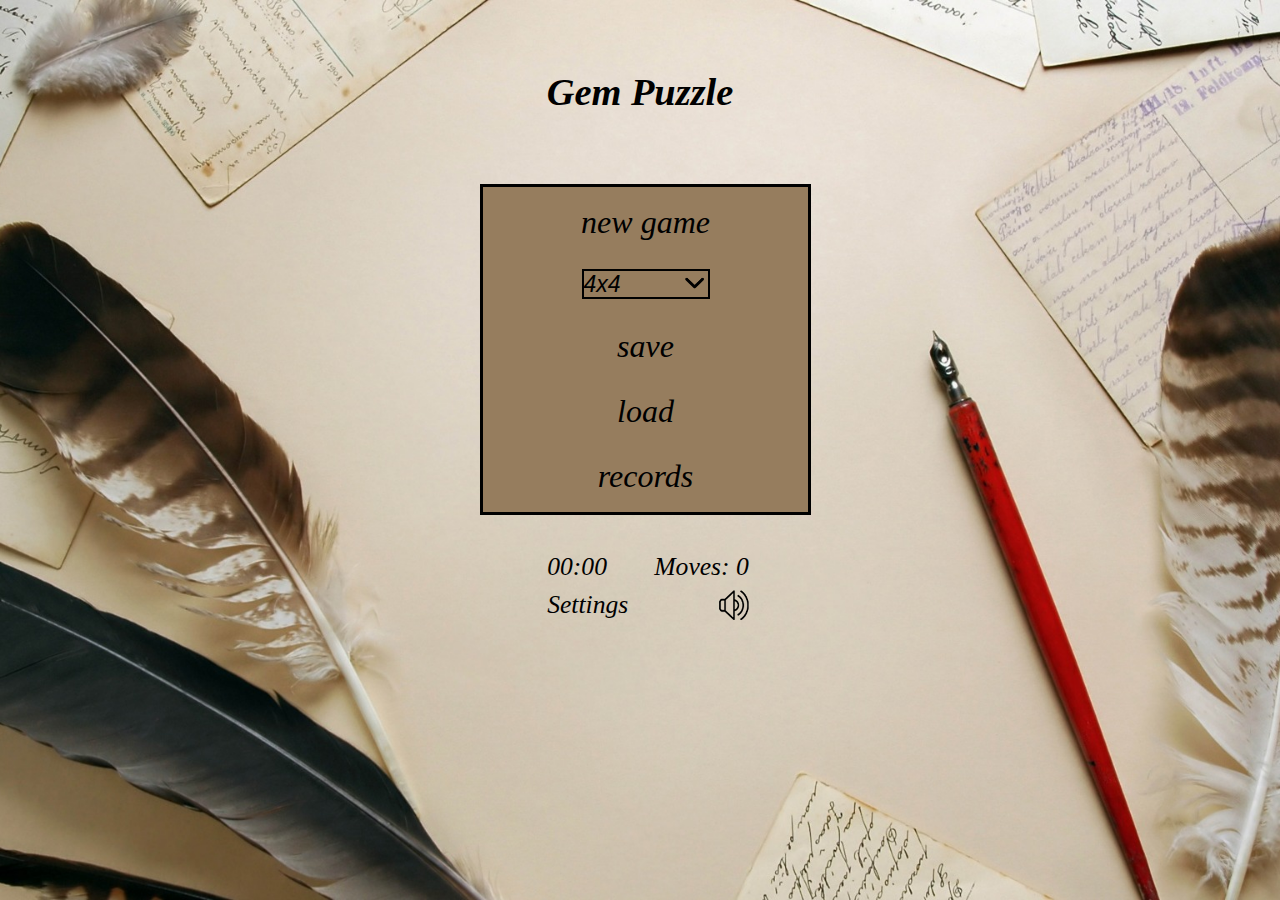
<file: gem-puzzle/index.html>
<!DOCTYPE html>
<html lang="en">
  <head>
    <meta charset="utf-8" />
    <meta name="viewport" content="width=device-width, initial-scale=1.0" />
    <meta http-equiv="X-UA-Compatible" content="ie=edge" />
    <link rel="preconnect" href="https://fonts.googleapis.com" />
    <link rel="preconnect" href="https://fonts.gstatic.com" crossorigin />
    <link
      href="https://fonts.googleapis.com/css2?family=Redressed&family=Roboto:ital,wght@0,100;0,300;0,400;0,500;0,700;0,900;1,100;1,300;1,400;1,500;1,700;1,900&display=swap"
      rel="stylesheet"
    />
    <title>gem-puzzle</title>
    <link rel="stylesheet" href="style.css" />
    <link rel="shortcut icon" href="assets/0.png" type="image/x-icon" />
  </head>
  <body>
    <script src="script.js"></script>
  </body>
</html>
</file>
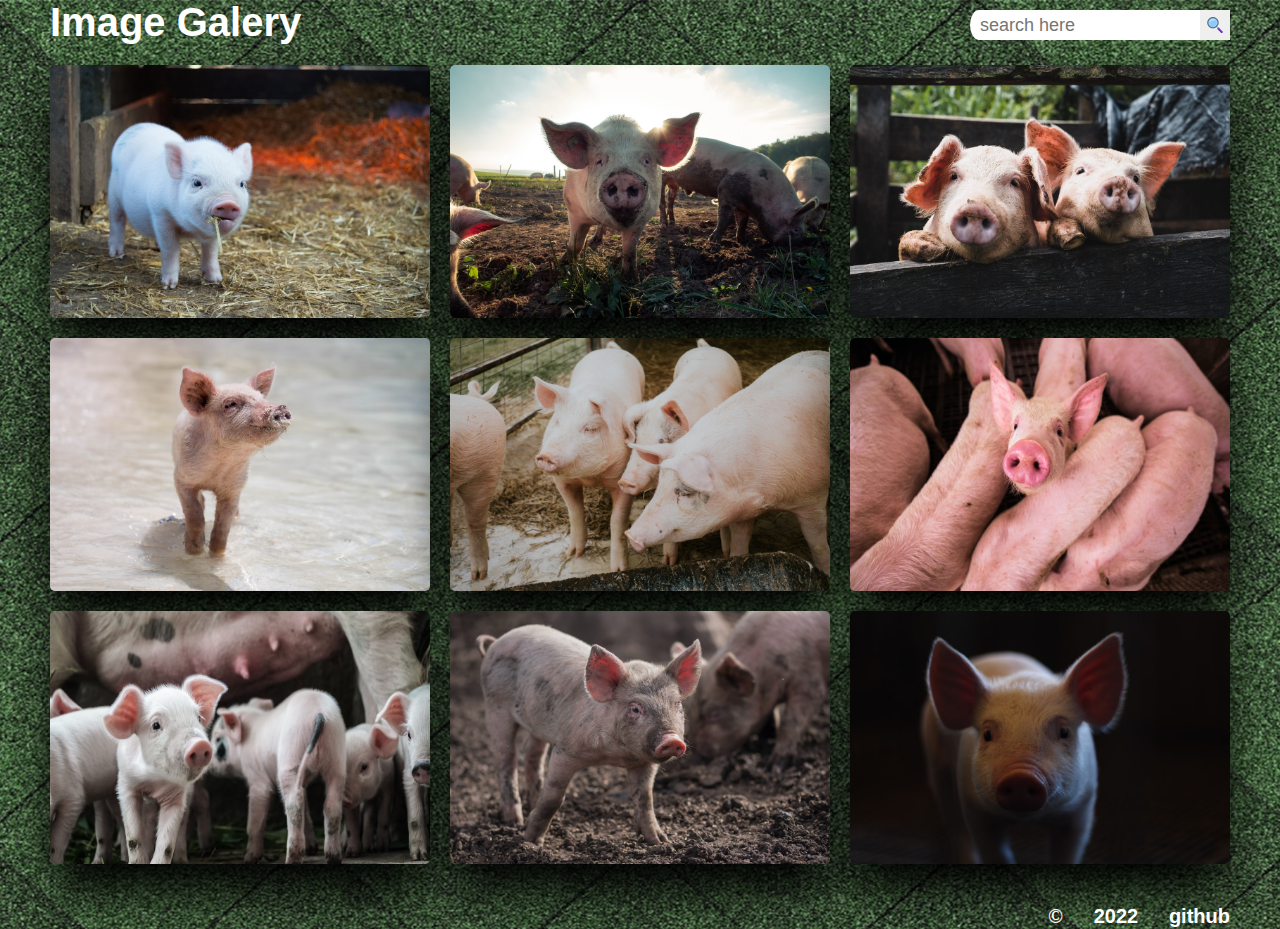
<file: image-galery/index.html>
<!DOCTYPE html>
<html lang="en">
  <head>
    <meta charset="utf-8" />
    <meta name="viewport" content="width=device-width, initial-scale=1.0" />
    <meta http-equiv="X-UA-Compatible" content="ie=edge" />
    <title>image-galery</title>
    <link rel="preconnect" href="https://fonts.googleapis.com" />
    <link rel="preconnect" href="https://fonts.gstatic.com" crossorigin />
    <link
      href="https://fonts.googleapis.com/css2?family=Inter:wght@100;200;300;400;500;600;700;800;900&family=Merriweather:ital,wght@0,300;0,400;0,700;0,900;1,300;1,400;1,700;1,900&display=swap"
      rel="stylesheet"
    />
    <link rel="shortcut icon" href="assets/100.png" type="image/x-icon" />
    <link rel="stylesheet" href="style.css" />
  </head>
  <body>
    <header class="header">
      <h1>Image Galery</h1>
      <form class="header_form">
        <input
          class="header_search"
          type="search"
          placeholder="search here"
          autofocus=""
          autocomplete="off"
        />
        <button type="submit" class="header_submit"></button>
      </form>
    </header>
    <main class="main">
      <div class="bigImgNone"></div>
      <div class="gallery_wrapper">
        <img class="main_gallery_img" src="assets/jpg/1.jpg" alt="photo" />
        <img class="main_gallery_img" src="assets/jpg/2.jpg" alt="photo" />
        <img class="main_gallery_img" src="assets/jpg/3.jpg" alt="photo" />
        <img class="main_gallery_img" src="assets/jpg/4.jpg" alt="photo" />
        <img class="main_gallery_img" src="assets/jpg/5.jpg" alt="photo" />
        <img class="main_gallery_img" src="assets/jpg/6.jpg" alt="photo" />
        <img class="main_gallery_img" src="assets/jpg/7.jpg" alt="photo" />
        <img class="main_gallery_img" src="assets/jpg/8.jpg" alt="photo" />
        <img class="main_gallery_img" src="assets/jpg/9.jpg" alt="photo" />
      </div>
    </main>
    <footer>
      <div class="footer_wrapper">
        <div class="footer_kop">
          <p class="footer_kop_title">©</p>
          <p class="footer_kop_title anchor">2022</p>
          <p class="footer_kop_title">
            <a href="https://github.com/A-lyona" class="anchor" target="_blank"
              >github</a
            >
          </p>
        </div>
      </div>
    </footer>
    <script src="script.js"></script>
  </body>
</html>
</file>
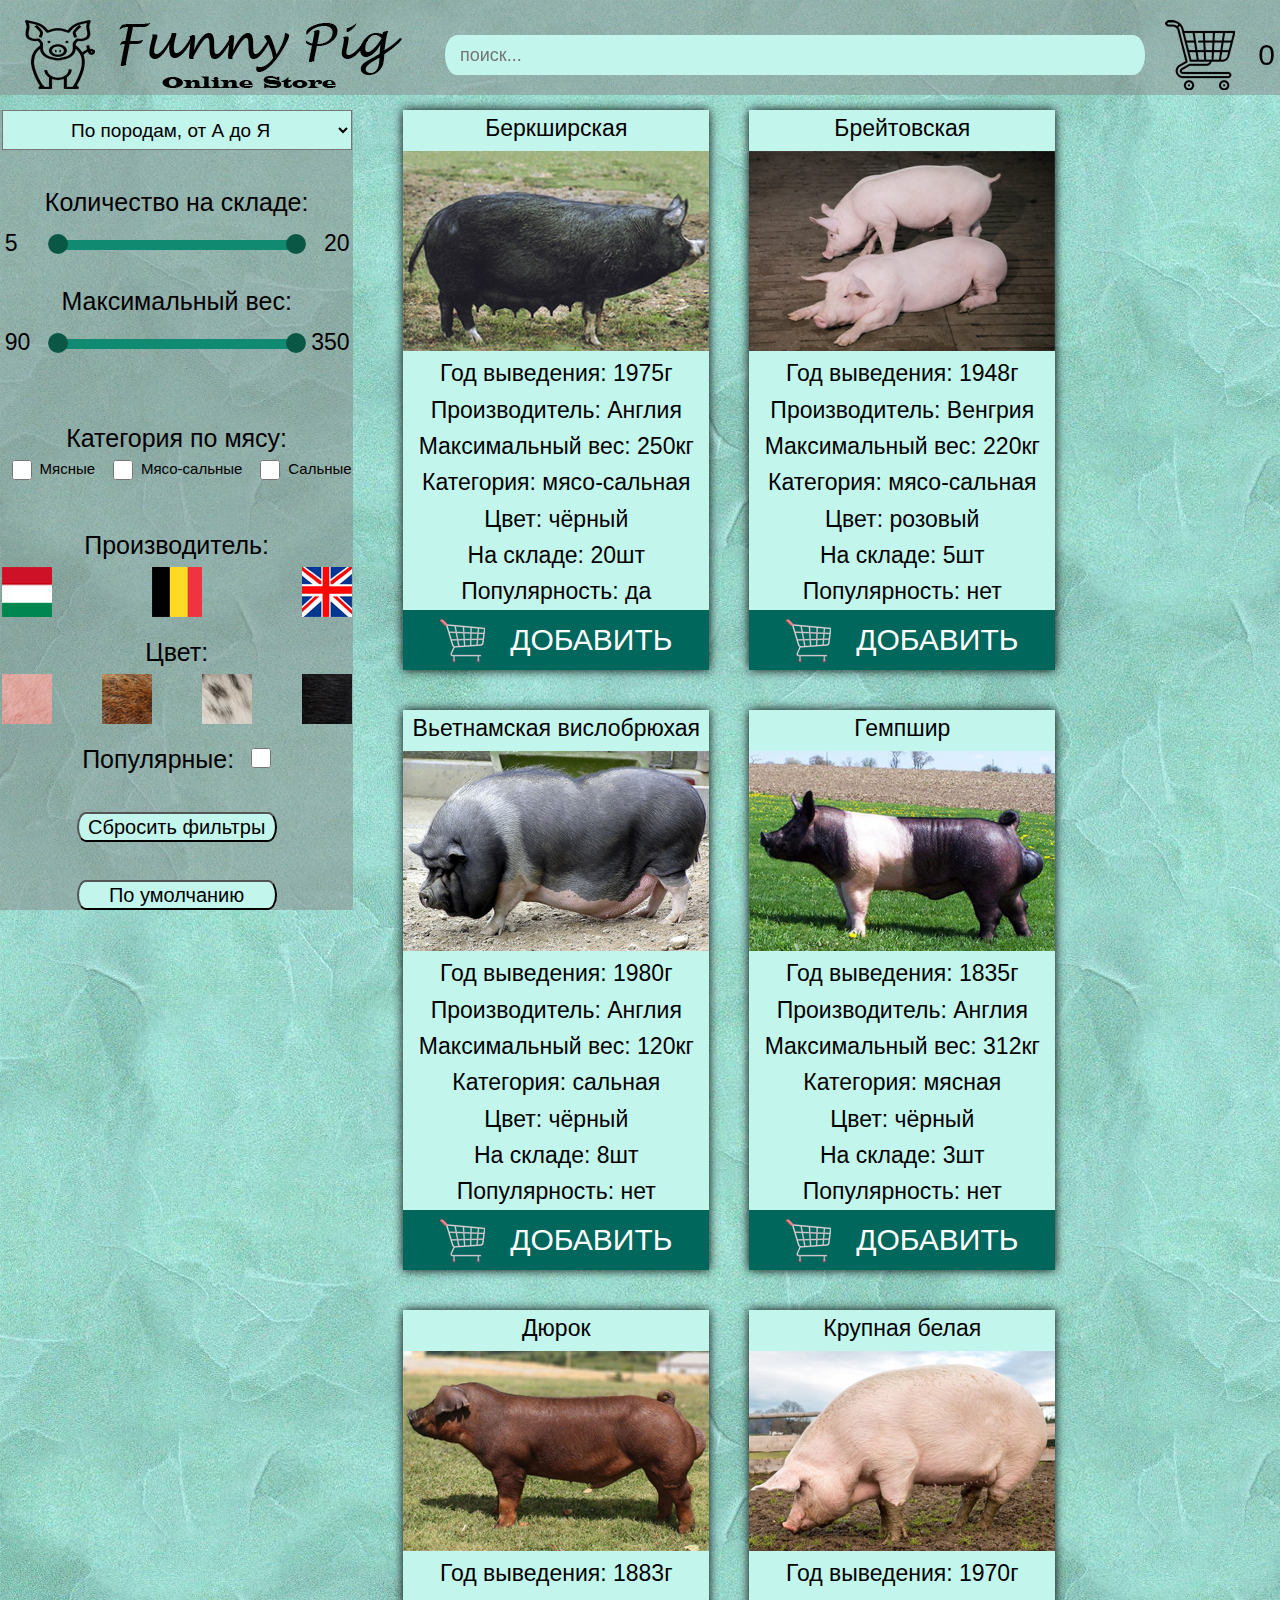
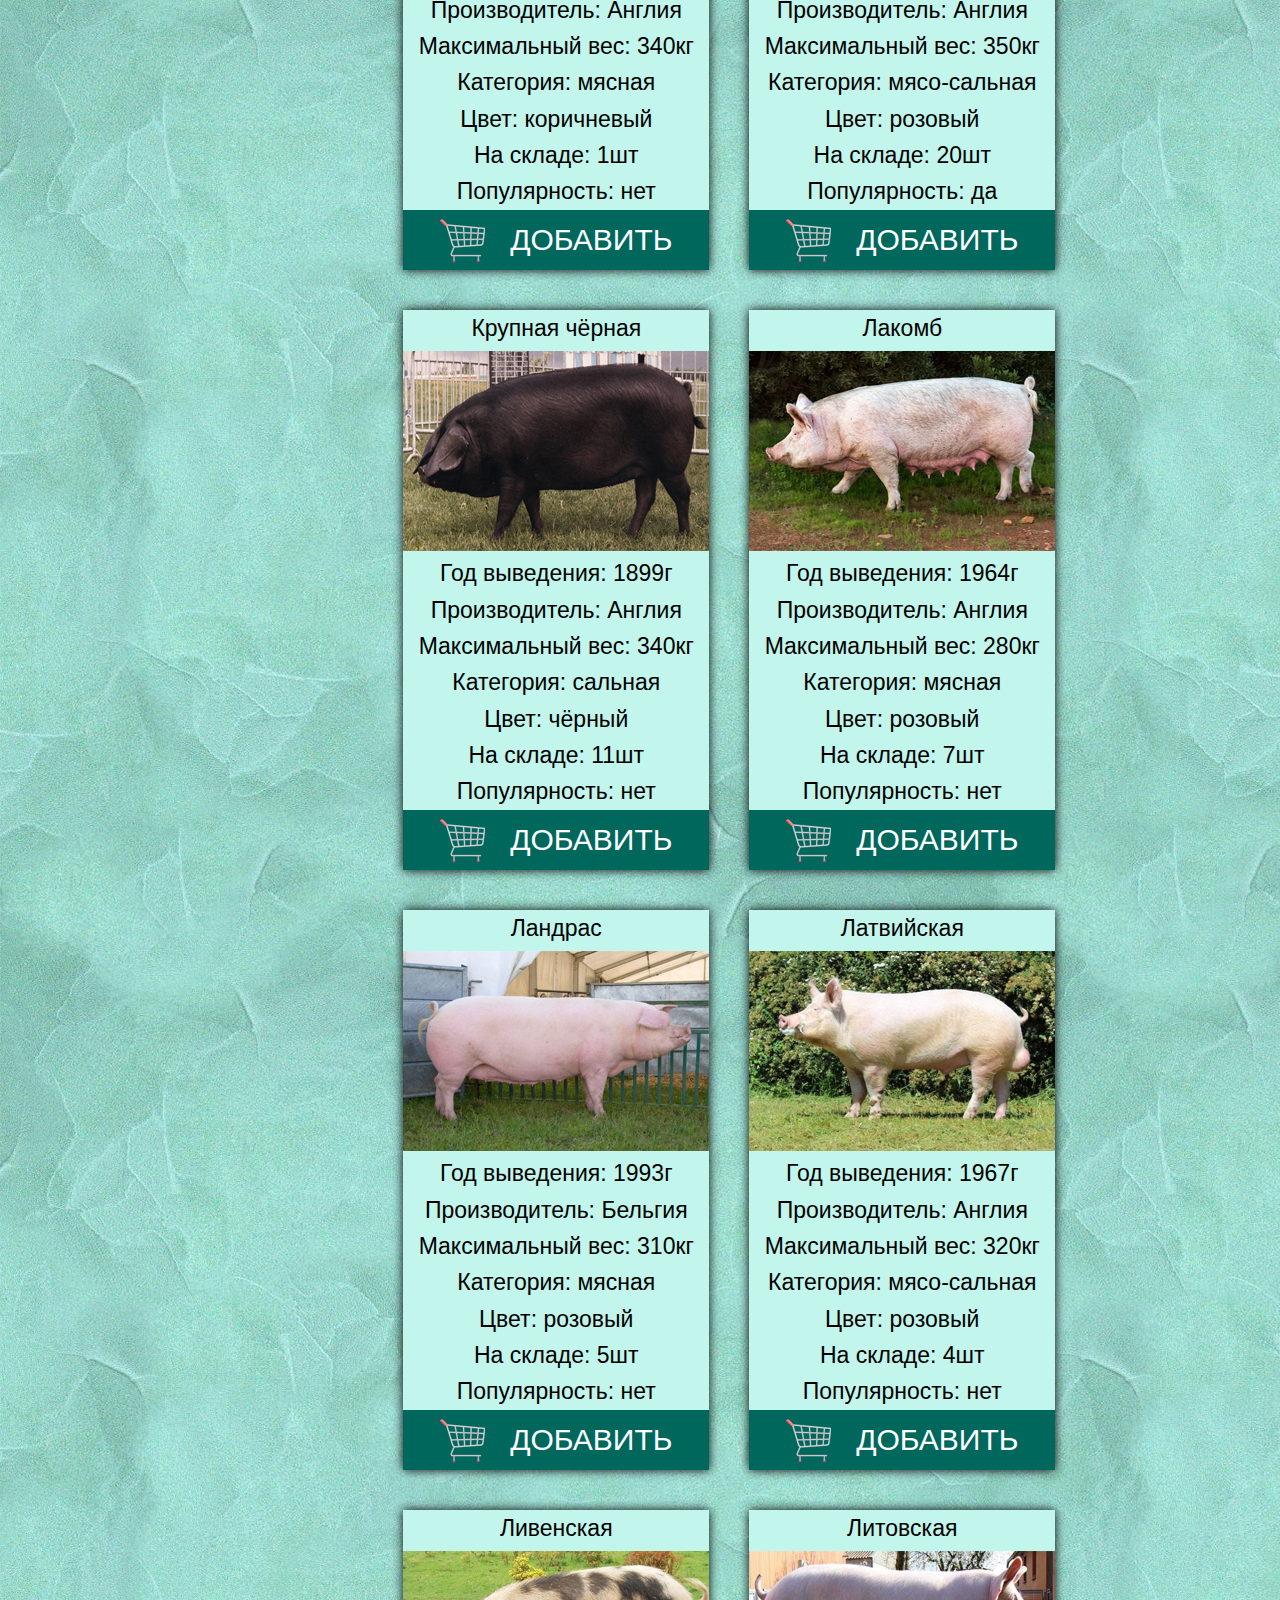
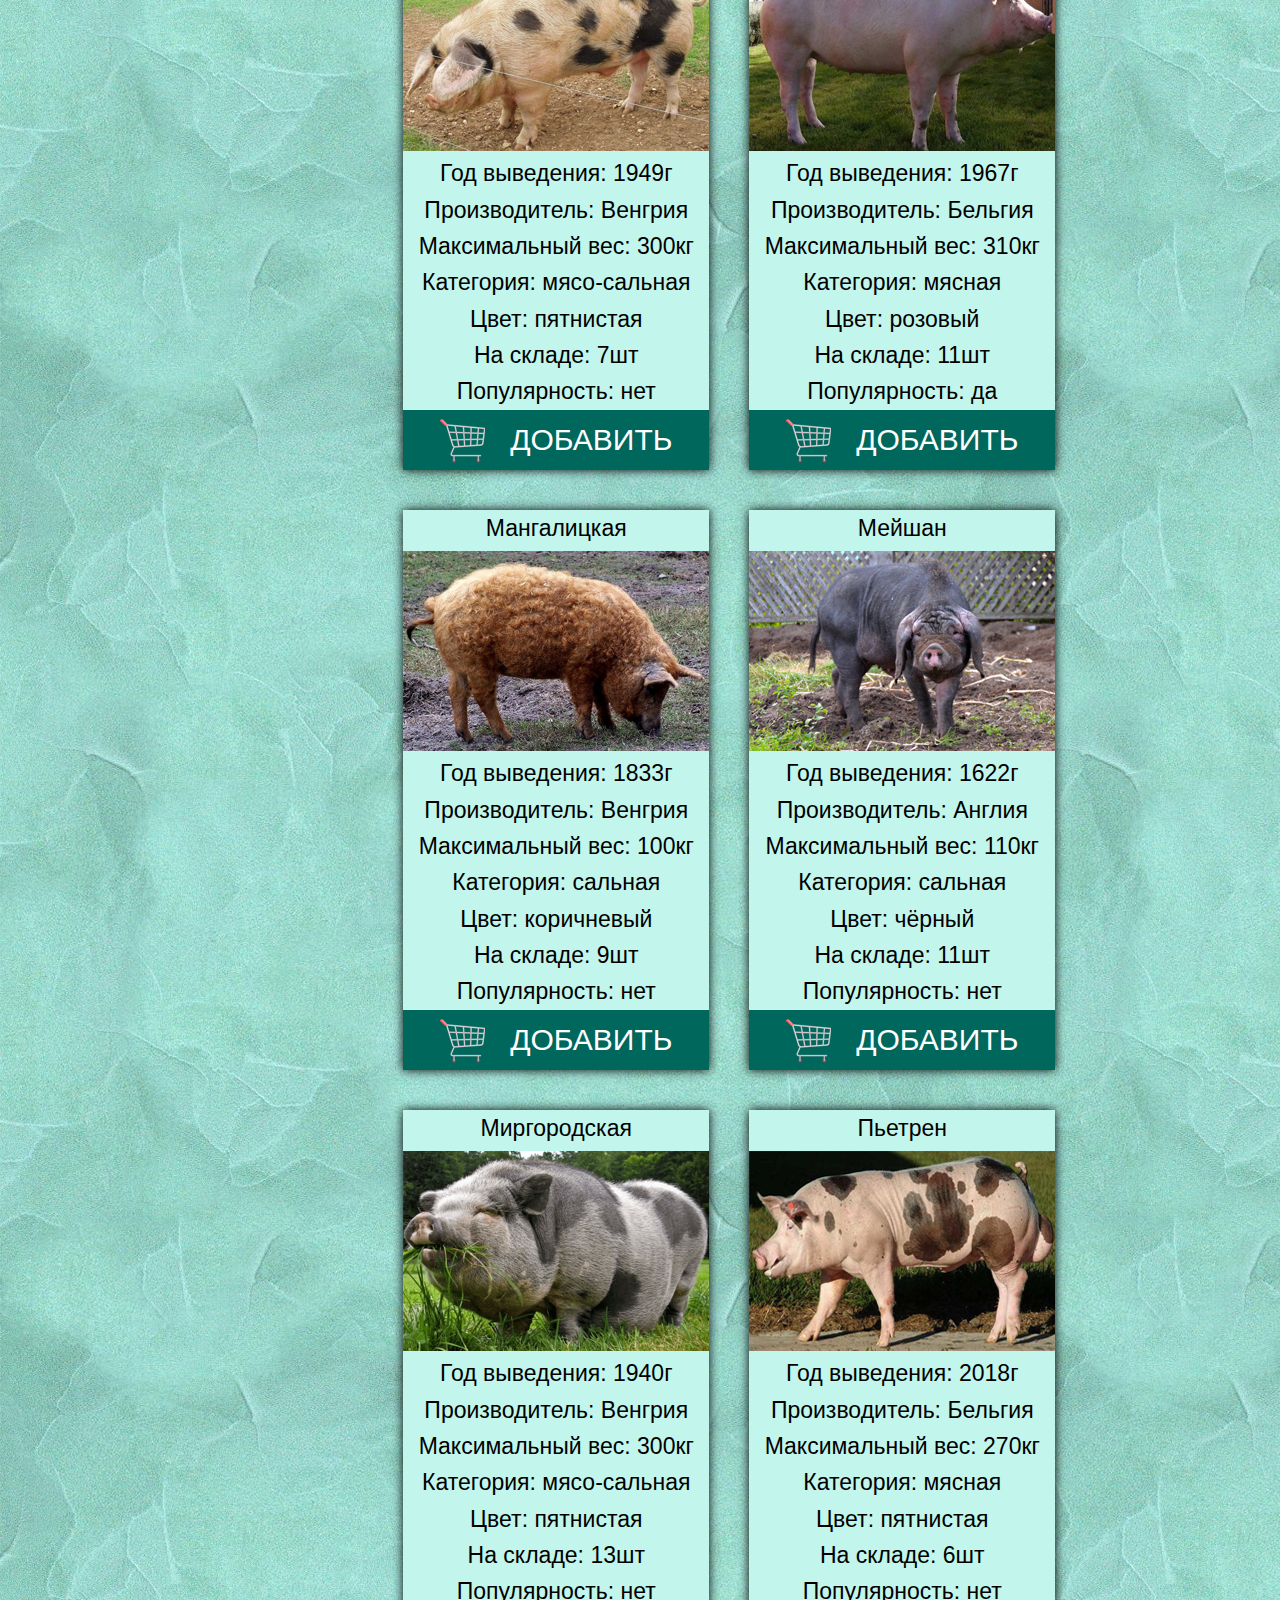
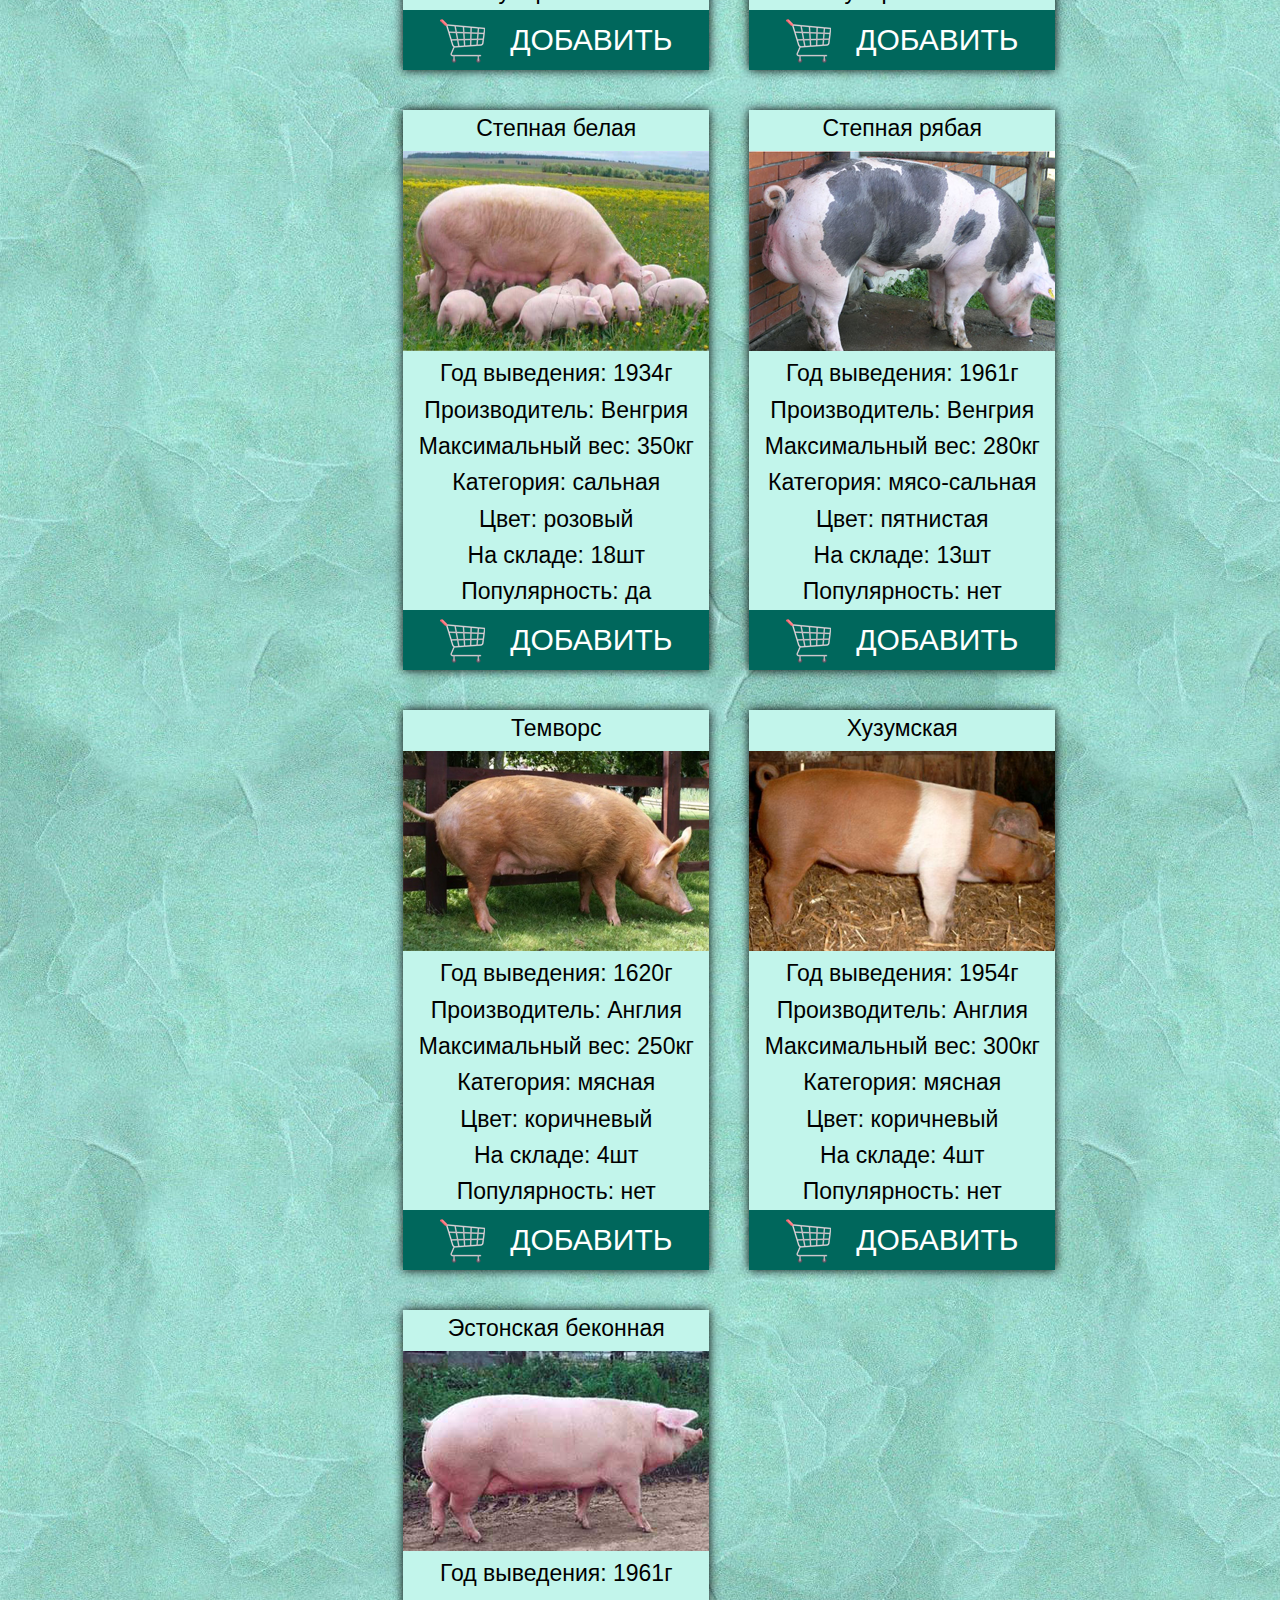
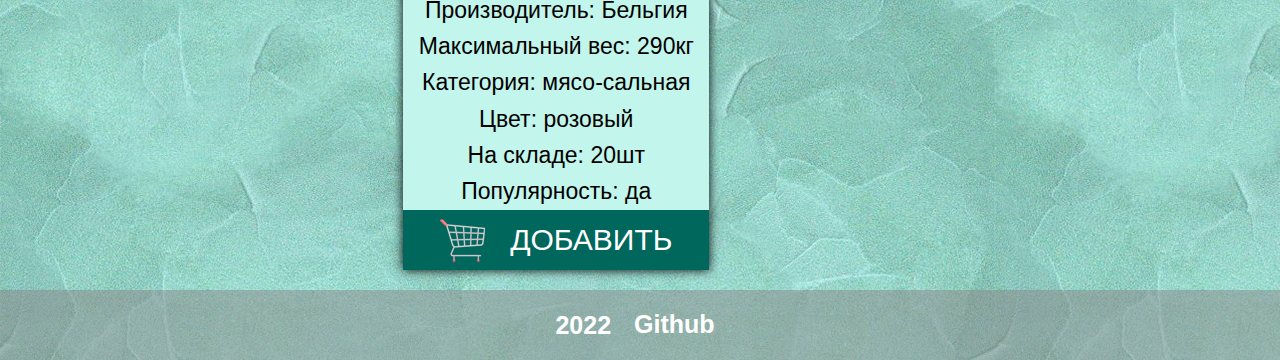
<file: online-store/index.html>
<!DOCTYPE html>
<html lang="en">
  <head>
    <meta charset="UTF-8" />
    <meta http-equiv="X-UA-Compatible" content="IE=edge" />
    <meta name="viewport" content="width=device-width, initial-scale=1.0" />
    <title>Online-Store</title>
    <link rel="stylesheet" href="style.css" />
    <link rel="stylesheet" href="om-javascript-range-slider.css" />
    <script src="om-javascript-range-slider.js"></script>
    <link rel="shortcut icon" href="assets/100.png" type="image/x-icon" />
  </head>
  <body class="body">
    <header class="header">
      <div class="header_logo"></div>
      <div class="header_form_wrapper">
        <form class="header_form">
          <input
            class="header_search"
            type="search"
            value=""
            placeholder="поиск..."
            autofocus
            autocomplete="off"
          />
        </form>
      </div>
      <div class="header_cart">
        <img src="assets/2.png" alt="cart" />
        <p class="header_cart_text">0</p>
      </div>
    </header>
    <main class="main">
      <aside class="aside">
        <select class="aside_selValue">
          <option class="selValue_selected1">По породам, от А до Я</option>
          <option class="selValue_selected2">По породам, от Я до А</option>
          <option class="selValue_selected3">
            Год выведения, по возрастанию
          </option>
          <option class="selValue_selected4">Год выведения, по убыванию</option>
        </select>
        <div class="aside_range">
          <p class="aside_range_text">Количество на складе:</p>
          <input
            type="range"
            name="pieces"
            id="inputPieces"
            multiple
            min="5"
            max="20"
          />
          <p class="aside_range_text">Максимальный вес:</p>
          <input
            type="range"
            name="pieces"
            id="inputPieces"
            multiple
            min="90"
            max="350"
          />
        </div>
        <div class="aside_filter">
          <p class="aside_range_text">Категория по мясу:</p>
          <div class="aside_filter_block">
            <input
              type="checkbox"
              class="aside_filter_checkbox checkbox_one"
            />Мясные
            <input
              type="checkbox"
              class="aside_filter_checkbox checkbox_two"
            />Мясо-сальные
            <input
              type="checkbox"
              class="aside_filter_checkbox checkbox_three"
            />Сальные
          </div>
          <p class="aside_range_text">Производитель:</p>
          <div class="aside_filter_block">
            <div class="aside_filter_breeder_one aside_filter_click"></div>
            <div class="aside_filter_breeder_two aside_filter_click"></div>
            <div class="aside_filter_breeder_three aside_filter_click"></div>
          </div>
          <p class="aside_range_text">Цвет:</p>
          <div class="aside_filter_block">
            <div class="aside_filter_color_one aside_filter_click"></div>
            <div class="aside_filter_color_two aside_filter_click"></div>
            <div class="aside_filter_color_three aside_filter_click"></div>
            <div class="aside_filter_color_four aside_filter_click"></div>
          </div>
          <p class="aside_range_text">
            Популярные:
            <span><input type="checkbox" class="aside_range_checkbox" /></span>
          </p>
        </div>
        <input type="reset" value="Сбросить фильтры" class="aside_reset" />
        <input type="reset" value="По умолчанию" class="aside_reset_all" />
      </aside>
      <section class="wrapper_cards">
        <div class="card">
          <div class="card_content">
            <p>Беркширская</p>
            <img src="assets/images/1.png" alt="cart" />
            <p>Год выведения: 1975г</p>
            <p>Производитель: Англия</p>
            <p>Максимальный вес: 250кг</p>
            <p>Категория: мясо-сальная</p>
            <p>Цвет: чёрный</p>
            <p>На складе: 20шт</p>
            <p>Популярность: да</p>
          </div>
          <div class="card_cart">
            <img src="assets/4.png" alt="cart" />
            <p class="text_cart">ДОБАВИТЬ</p>
          </div>
        </div>
        <div class="card">
          <div class="card_content">
            <p>Брейтовская</p>
            <img src="assets/images/2.png" alt="cart" />
            <p>Год выведения: 1948г</p>
            <p>Производитель: Венгрия</p>
            <p>Максимальный вес: 220кг</p>
            <p>Категория: мясо-сальная</p>
            <p>Цвет: розовый</p>
            <p>На складе: 5шт</p>
            <p>Популярность: нет</p>
          </div>
          <div class="card_cart">
            <img src="assets/4.png" alt="cart" />
            <p class="text_cart">ДОБАВИТЬ</p>
          </div>
        </div>
        <div class="card">
          <div class="card_content">
            <p>Вьетнамская вислобрюхая</p>
            <img src="assets/images/3.png" alt="cart" />
            <p>Год выведения: 1980г</p>
            <p>Производитель: Англия</p>
            <p>Максимальный вес: 120кг</p>
            <p>Категория: сальная</p>
            <p>Цвет: чёрный</p>
            <p>На складе: 8шт</p>
            <p>Популярность: нет</p>
          </div>
          <div class="card_cart">
            <img src="assets/4.png" alt="cart" />
            <p class="text_cart">ДОБАВИТЬ</p>
          </div>
        </div>
        <div class="card">
          <div class="card_content">
            <p>Гемпшир</p>
            <img src="assets/images/4.png" alt="cart" />
            <p>Год выведения: 1835г</p>
            <p>Производитель: Англия</p>
            <p>Максимальный вес: 312кг</p>
            <p>Категория: мясная</p>
            <p>Цвет: чёрный</p>
            <p>На складе: 3шт</p>
            <p>Популярность: нет</p>
          </div>
          <div class="card_cart">
            <img src="assets/4.png" alt="cart" />
            <p class="text_cart">ДОБАВИТЬ</p>
          </div>
        </div>
        <div class="card">
          <div class="card_content">
            <p>Дюрок</p>
            <img src="assets/images/6.png" alt="cart" />
            <p>Год выведения: 1883г</p>
            <p>Производитель: Англия</p>
            <p>Максимальный вес: 340кг</p>
            <p>Категория: мясная</p>
            <p>Цвет: коричневый</p>
            <p>На складе: 1шт</p>
            <p>Популярность: нет</p>
          </div>
          <div class="card_cart">
            <img src="assets/4.png" alt="cart" />
            <p class="text_cart">ДОБАВИТЬ</p>
          </div>
        </div>
        <div class="card">
          <div class="card_content">
            <p>Крупная белая</p>
            <img src="assets/images/7.png" alt="cart" />
            <p>Год выведения: 1970г</p>
            <p>Производитель: Англия</p>
            <p>Максимальный вес: 350кг</p>
            <p>Категория: мясо-сальная</p>
            <p>Цвет: розовый</p>
            <p>На складе: 20шт</p>
            <p>Популярность: да</p>
          </div>
          <div class="card_cart">
            <img src="assets/4.png" alt="cart" />
            <p class="text_cart">ДОБАВИТЬ</p>
          </div>
        </div>
        <div class="card">
          <div class="card_content">
            <p>Крупная чёрная</p>
            <img src="assets/images/20.png" alt="cart" />
            <p>Год выведения: 1899г</p>
            <p>Производитель: Англия</p>
            <p>Максимальный вес: 340кг</p>
            <p>Категория: сальная</p>
            <p>Цвет: чёрный</p>
            <p>На складе: 11шт</p>
            <p>Популярность: нет</p>
          </div>
          <div class="card_cart">
            <img src="assets/4.png" alt="cart" />
            <p class="text_cart">ДОБАВИТЬ</p>
          </div>
        </div>

        <div class="card">
          <div class="card_content">
            <p>Лакомб</p>
            <img src="assets/images/8.png" alt="cart" />
            <p>Год выведения: 1964г</p>
            <p>Производитель: Англия</p>
            <p>Максимальный вес: 280кг</p>
            <p>Категория: мясная</p>
            <p>Цвет: розовый</p>
            <p>На складе: 7шт</p>
            <p>Популярность: нет</p>
          </div>
          <div class="card_cart">
            <img src="assets/4.png" alt="cart" />
            <p class="text_cart">ДОБАВИТЬ</p>
          </div>
        </div>
        <div class="card">
          <div class="card_content">
            <p>Ландрас</p>
            <img src="assets/images/9.png" alt="cart" />
            <p>Год выведения: 1993г</p>
            <p>Производитель: Бельгия</p>
            <p>Максимальный вес: 310кг</p>
            <p>Категория: мясная</p>
            <p>Цвет: розовый</p>
            <p>На складе: 5шт</p>
            <p>Популярность: нет</p>
          </div>
          <div class="card_cart">
            <img src="assets/4.png" alt="cart" />
            <p class="text_cart">ДОБАВИТЬ</p>
          </div>
        </div>
        <div class="card">
          <div class="card_content">
            <p>Латвийская</p>
            <img src="assets/images/10.png" alt="cart" />
            <p>Год выведения: 1967г</p>
            <p>Производитель: Англия</p>
            <p>Максимальный вес: 320кг</p>
            <p>Категория: мясо-сальная</p>
            <p>Цвет: розовый</p>
            <p>На складе: 4шт</p>
            <p>Популярность: нет</p>
          </div>
          <div class="card_cart">
            <img src="assets/4.png" alt="cart" />
            <p class="text_cart">ДОБАВИТЬ</p>
          </div>
        </div>
        <div class="card">
          <div class="card_content">
            <p>Ливенская</p>
            <img src="assets/images/11.png" alt="cart" />
            <p>Год выведения: 1949г</p>
            <p>Производитель: Венгрия</p>
            <p>Максимальный вес: 300кг</p>
            <p>Категория: мясо-сальная</p>
            <p>Цвет: пятнистая</p>
            <p>На складе: 7шт</p>
            <p>Популярность: нет</p>
          </div>
          <div class="card_cart">
            <img src="assets/4.png" alt="cart" />
            <p class="text_cart">ДОБАВИТЬ</p>
          </div>
        </div>
        <div class="card">
          <div class="card_content">
            <p>Литовская</p>
            <img src="assets/images/12.png" alt="cart" />
            <p>Год выведения: 1967г</p>
            <p>Производитель: Бельгия</p>
            <p>Максимальный вес: 310кг</p>
            <p>Категория: мясная</p>
            <p>Цвет: розовый</p>
            <p>На складе: 11шт</p>
            <p>Популярность: да</p>
          </div>
          <div class="card_cart">
            <img src="assets/4.png" alt="cart" />
            <p class="text_cart">ДОБАВИТЬ</p>
          </div>
        </div>
        <div class="card">
          <div class="card_content">
            <p>Мангалицкая</p>
            <img src="assets/images/13.png" alt="cart" />
            <p>Год выведения: 1833г</p>
            <p>Производитель: Венгрия</p>
            <p>Максимальный вес: 100кг</p>
            <p>Категория: сальная</p>
            <p>Цвет: коричневый</p>
            <p>На складе: 9шт</p>
            <p>Популярность: нет</p>
          </div>
          <div class="card_cart">
            <img src="assets/4.png" alt="cart" />
            <p class="text_cart">ДОБАВИТЬ</p>
          </div>
        </div>
        <div class="card">
          <div class="card_content">
            <p>Мейшан</p>
            <img src="assets/images/14.png" alt="cart" />
            <p>Год выведения: 1622г</p>
            <p>Производитель: Англия</p>
            <p>Максимальный вес: 110кг</p>
            <p>Категория: сальная</p>
            <p>Цвет: чёрный</p>
            <p>На складе: 11шт</p>
            <p>Популярность: нет</p>
          </div>
          <div class="card_cart">
            <img src="assets/4.png" alt="cart" />
            <p class="text_cart">ДОБАВИТЬ</p>
          </div>
        </div>
        <div class="card">
          <div class="card_content">
            <p>Миргородская</p>
            <img src="assets/images/15.png" alt="cart" />
            <p>Год выведения: 1940г</p>
            <p>Производитель: Венгрия</p>
            <p>Максимальный вес: 300кг</p>
            <p>Категория: мясо-сальная</p>
            <p>Цвет: пятнистая</p>
            <p>На складе: 13шт</p>
            <p>Популярность: нет</p>
          </div>
          <div class="card_cart">
            <img src="assets/4.png" alt="cart" />
            <p class="text_cart">ДОБАВИТЬ</p>
          </div>
        </div>
        <div class="card">
          <div class="card_content">
            <p>Пьетрен</p>
            <img src="assets/images/16.png" alt="cart" />
            <p>Год выведения: 2018г</p>
            <p>Производитель: Бельгия</p>
            <p>Максимальный вес: 270кг</p>
            <p>Категория: мясная</p>
            <p>Цвет: пятнистая</p>
            <p>На складе: 6шт</p>
            <p>Популярность: нет</p>
          </div>
          <div class="card_cart">
            <img src="assets/4.png" alt="cart" />
            <p class="text_cart">ДОБАВИТЬ</p>
          </div>
        </div>
        <div class="card">
          <div class="card_content">
            <p>Степная белая</p>
            <img src="assets/images/19.png" alt="cart" />
            <p>Год выведения: 1934г</p>
            <p>Производитель: Венгрия</p>
            <p>Максимальный вес: 350кг</p>
            <p>Категория: сальная</p>
            <p>Цвет: розовый</p>
            <p>На складе: 18шт</p>
            <p>Популярность: да</p>
          </div>
          <div class="card_cart">
            <img src="assets/4.png" alt="cart" />
            <p class="text_cart">ДОБАВИТЬ</p>
          </div>
        </div>
        <div class="card">
          <div class="card_content">
            <p>Степная рябая</p>
            <img src="assets/images/17.png" alt="cart" />
            <p>Год выведения: 1961г</p>
            <p>Производитель: Венгрия</p>
            <p>Максимальный вес: 280кг</p>
            <p>Категория: мясо-сальная</p>
            <p>Цвет: пятнистая</p>
            <p>На складе: 13шт</p>
            <p>Популярность: нет</p>
          </div>
          <div class="card_cart">
            <img src="assets/4.png" alt="cart" />
            <p class="text_cart">ДОБАВИТЬ</p>
          </div>
        </div>
        <div class="card">
          <div class="card_content">
            <p>Темворс</p>
            <img src="assets/images/18.png" alt="cart" />
            <p>Год выведения: 1620г</p>
            <p>Производитель: Англия</p>
            <p>Максимальный вес: 250кг</p>
            <p>Категория: мясная</p>
            <p>Цвет: коричневый</p>
            <p>На складе: 4шт</p>
            <p>Популярность: нет</p>
          </div>
          <div class="card_cart">
            <img src="assets/4.png" alt="cart" />
            <p class="text_cart">ДОБАВИТЬ</p>
          </div>
        </div>
        <div class="card">
          <div class="card_content">
            <p>Хузумская</p>
            <img src="assets/images/5.png" alt="cart" />
            <p>Год выведения: 1954г</p>
            <p>Производитель: Англия</p>
            <p>Максимальный вес: 300кг</p>
            <p>Категория: мясная</p>
            <p>Цвет: коричневый</p>
            <p>На складе: 4шт</p>
            <p>Популярность: нет</p>
          </div>
          <div class="card_cart">
            <img src="assets/4.png" alt="cart" />
            <p class="text_cart">ДОБАВИТЬ</p>
          </div>
        </div>
        <div class="card">
          <div class="card_content">
            <p>Эстонская беконная</p>
            <img src="assets/images/21.png" alt="cart" />
            <p>Год выведения: 1961г</p>
            <p>Производитель: Бельгия</p>
            <p>Максимальный вес: 290кг</p>
            <p>Категория: мясо-сальная</p>
            <p>Цвет: розовый</p>
            <p>На складе: 20шт</p>
            <p>Популярность: да</p>
          </div>
          <div class="card_cart">
            <img src="assets/4.png" alt="cart" />
            <p class="text_cart">ДОБАВИТЬ</p>
          </div>
        </div>
      </section>
    </main>
    <footer class="footer">
      <div class="footer_wrapper">
        <div class="footer_kop">
          <p class="footer_kop_title anchor">2022</p>
          <p class="footer_kop_title">
            <a href="https://github.com/A-lyona" class="anchor" target="_blank"
              >Github</a
            >
          </p>
        </div>
      </div>
    </footer>
    <script src="script.js"></script>
  </body>
</html>
</file>
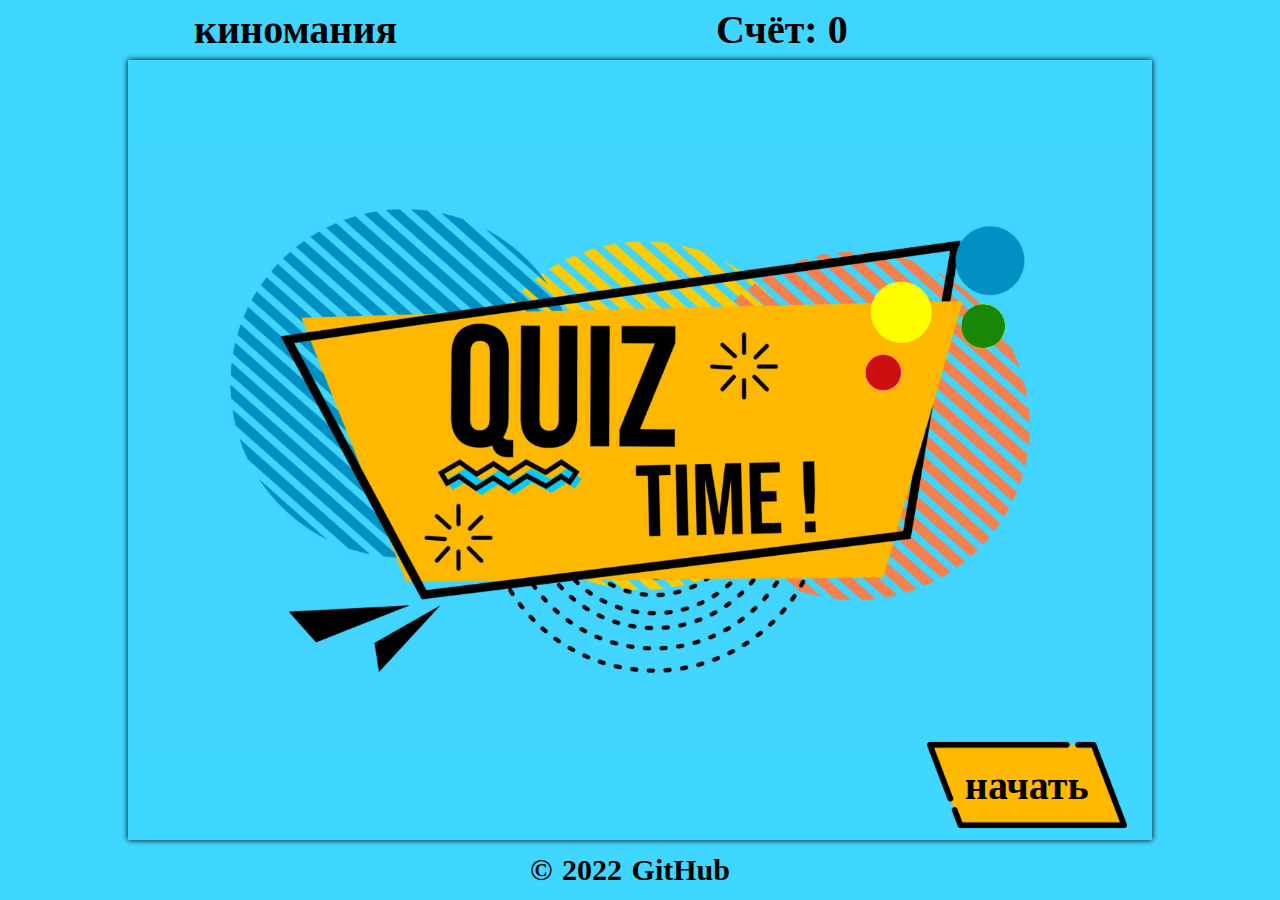
<file: quiz/index.html>
<!DOCTYPE html>
<html lang="en">
  <head>
    <meta charset="utf-8" />
    <meta name="viewport" content="width=device-width, initial-scale=1.0" />
    <meta http-equiv="X-UA-Compatible" content="ie=edge" />
    <link rel="preconnect" href="https://fonts.googleapis.com" />
    <link rel="preconnect" href="https://fonts.gstatic.com" crossorigin />
    <link
      href="https://fonts.googleapis.com/css2?family=Redressed&family=Titillium+Web:ital,wght@0,200;0,300;0,400;0,600;0,700;0,900;1,200;1,300;1,400;1,600;1,700&display=swap"
      rel="stylesheet"
    />
    <link rel="preconnect" href="https://fonts.googleapis.com" />
    <link rel="preconnect" href="https://fonts.gstatic.com" crossorigin />
    <link
      href="https://fonts.googleapis.com/css2?family=Open+Sans:ital,wght@0,300;0,400;0,500;0,600;0,700;0,800;1,300;1,400;1,500;1,600;1,700;1,800&family=Redressed&display=swap"
      rel="stylesheet"
    />
    <title>Quiz</title>
    <link rel="stylesheet" href="style.css" />
    <link rel="shortcut icon" href="assets/0.png" type="image/x-icon" />
  </head>
  <body>
    <header class="header_wrapper">
      <h1 class="blink" id="blink">киномания</h1>
      <div class="header_details">
        <p class="header_score">
          Счёт: <span class="header_score_value">0</span>
        </p>
      </div>
    </header>
    <main class="main">
      <div class="main_wrapper">
        <div class="main_wrapper_button">
          <div class="main_button start">
            <p class="main_button_name">начать</p>
          </div>
        </div>
      </div>
      <div class="quiz_wrapper">
        <div class="quiz_question_wrapper">
          <div class="quiz_question_button">
            <p class="quiz_question_name">мультфильм</p>
          </div>
          <div class="quiz_question_button">
            <p class="quiz_question_name">сериал</p>
          </div>
          <div class="quiz_question_button">
            <p class="quiz_question_name">зарубежное кино</p>
          </div>
          <div class="quiz_question_button">
            <p class="quiz_question_name">передача</p>
          </div>
          <div class="quiz_question_button">
            <p class="quiz_question_name">советское кино</p>
          </div>
          <div class="quiz_question_button">
            <p class="quiz_question_name">ток-шоу</p>
          </div>
        </div>
        <div class="quiz_audio_wrapper">
          <div class="quiz_audio_img"></div>
          <div class="quiz_audio_player">
            <h2 class="score_title">**********</h2>
            <div class="audio_player_controls">
              <div class="audio_play">
                <div class="audio_play_icon"></div>
                <input
                  type="range"
                  value="0"
                  min="0"
                  max="100"
                  step="1"
                  class="audio_player_progress"
                />
              </div>
              <div class="audio_volume">
                <div class="audio_volume_icon"></div>
                <input
                  type="range"
                  value="40"
                  min="0"
                  max="100"
                  step="1"
                  class="audio_player_volume"
                />
              </div>
            </div>
          </div>
        </div>
        <div class="quiz_answer_wrapper">
          <div class="quiz_answer_button">
            <div class="quiz_answer_option">
              <p class="quiz_answer_name"></p>
            </div>
            <div class="quiz_answer_option">
              <p class="quiz_answer_name"></p>
            </div>
            <div class="quiz_answer_option">
              <p class="quiz_answer_name"></p>
            </div>
            <div class="quiz_answer_option">
              <p class="quiz_answer_name"></p>
            </div>
            <div class="quiz_answer_option">
              <p class="quiz_answer_name"></p>
            </div>
            <div class="quiz_answer_option">
              <p class="quiz_answer_name"></p>
            </div>
          </div>
          <div class="quiz_answer_kard_gag"></div>
          <div class="quiz_answer_kard">
            <div class="quiz_answer_kard_img"></div>
            <p class="quiz_answer_kard_title"></p>
            <div class="quiz_answer_kard_audio">
              <div class="quiz_answer_play_icon"></div>
              <input
                type="range"
                value="0"
                min="0"
                max="100"
                step="1"
                class="quiz_answer_audio_input"
              />
            </div>
            <p class="quiz_answer_kard_title2"></p>
          </div>
        </div>
        <div class="quiz_button">
          <p class="quiz_button_name">следующий вопрос</p>
        </div>
      </div>
      <div class="score_wrapper">
        <h2 class="score_title">Поздравляем!</h2>
        <p class="score_title">
          Вы прошли викторину <br />
          со счётом <span class="score_value">0</span> / 30.
        </p>
        <div class="score_button">
          <p class="score_button_name">переиграть</p>
        </div>
      </div>
    </main>
    <footer class="footer_wrapper">
      <div class="footer_kop">
        <p class="footer_kop_title">©</p>
        <p class="footer_kop_title">2022</p>
        <p class="footer_kop_title">
          <a href="https://github.com/A-lyona" class="anchor" target="_blank"
            >GitHub</a
          >
        </p>
      </div>
    </footer>
    <script src="script.js"></script>
  </body>
</html>
</file>
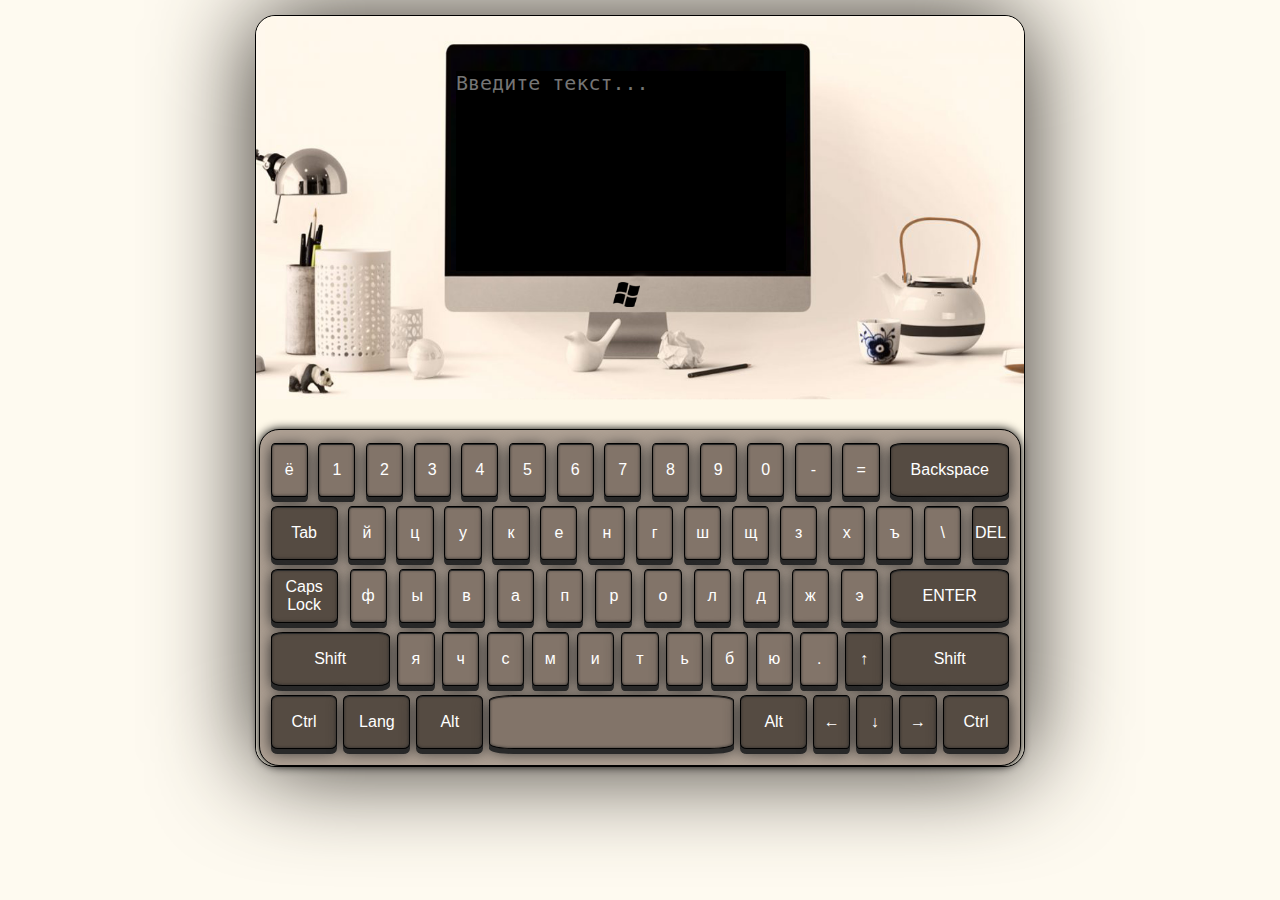
<file: virtual-keyboard/index.html>
<!DOCTYPE html>
<html lang="en">
  <head>
    <meta charset="utf-8" />
    <meta name="viewport" content="width=device-width, initial-scale=1.0" />
    <meta http-equiv="X-UA-Compatible" content="ie=edge" />
    <title>Virtual Keyboard</title>
    <link rel="stylesheet" href="style.css" />
    <link rel="shortcut icon" href="assets/100.png" type="image/x-icon" />
  </head>
  <body>
    <main>
      <div class="wrapper">
        <div class="screen">
          <textarea
            class="textarea display"
            placeholder="Введите текст..."
            autofocus
          ></textarea>
        </div>
        <div class="keyboard_wrapper">
          <div class="keyboard">
            <div class="keyboard_buttons">
              <div class="keyboard_buttons_line">
                <button class="key_btn meaning active">ё</button>
                <button class="key_btn meaning active">1</button>
                <button class="key_btn meaning active">2</button>
                <button class="key_btn meaning active">3</button>
                <button class="key_btn meaning active">4</button>
                <button class="key_btn meaning active">5</button>
                <button class="key_btn meaning active">6</button>
                <button class="key_btn meaning active">7</button>
                <button class="key_btn meaning active">8</button>
                <button class="key_btn meaning active">9</button>
                <button class="key_btn meaning active">0</button>
                <button class="key_btn meaning active">-</button>
                <button class="key_btn meaning active">=</button>
                <button class="meaning backspace active">Backspace</button>
              </div>
              <div class="keyboard_buttons_line">
                <button class="meaning tab active">Tab</button>
                <button class="key_btn meaning active">й</button>
                <button class="key_btn meaning active">ц</button>
                <button class="key_btn meaning active">у</button>
                <button class="key_btn meaning active">к</button>
                <button class="key_btn meaning active">е</button>
                <button class="key_btn meaning active">н</button>
                <button class="key_btn meaning active">г</button>
                <button class="key_btn meaning active">ш</button>
                <button class="key_btn meaning active">щ</button>
                <button class="key_btn meaning active">з</button>
                <button class="key_btn meaning active">х</button>
                <button class="key_btn meaning active">ъ</button>
                <button class="key_btn meaning active">\</button>
                <button class="meaning color delete active">DEL</button>
              </div>
              <div class="keyboard_buttons_line">
                <button class="meaning capslock active">Caps Lock</button>
                <button class="key_btn meaning active">ф</button>
                <button class="key_btn meaning active">ы</button>
                <button class="key_btn meaning active">в</button>
                <button class="key_btn meaning active">а</button>
                <button class="key_btn meaning active">п</button>
                <button class="key_btn meaning active">р</button>
                <button class="key_btn meaning active">о</button>
                <button class="key_btn meaning active">л</button>
                <button class="key_btn meaning active">д</button>
                <button class="key_btn meaning active">ж</button>
                <button class="key_btn meaning active">э</button>
                <button class="meaning enter active">ENTER</button>
              </div>
              <div class="keyboard_buttons_line">
                <button class="meaning shift active">Shift</button>
                <button class="key_btn meaning active">я</button>
                <button class="key_btn meaning active">ч</button>
                <button class="key_btn meaning active">с</button>
                <button class="key_btn meaning active">м</button>
                <button class="key_btn meaning active">и</button>
                <button class="key_btn meaning active">т</button>
                <button class="key_btn meaning active">ь</button>
                <button class="key_btn meaning active">б</button>
                <button class="key_btn meaning active">ю</button>
                <button class="key_btn meaning active">.</button>
                <button class="meaning other2 active">↑</button>
                <button class="meaning shift2 active">Shift</button>
              </div>
              <div class="keyboard_buttons_line">
                <button class="meaning other active">Ctrl</button>
                <button class="meaning ruen active">Lang</button>
                <button class="meaning other active">Alt</button>
                <button class="key_btn btn_large meaning active"></button>
                <button class="meaning other active">Alt</button>
                <button class="meaning color leftbtn active">←</button>
                <button class="meaning other2 active">↓</button>
                <button class="meaning color rightbtn active">→</button>
                <button class="meaning other active">Ctrl</button>
              </div>
            </div>
          </div>
        </div>
      </div>
    </main>
    <script src="script.js"></script>
  </body>
</html>
</file>
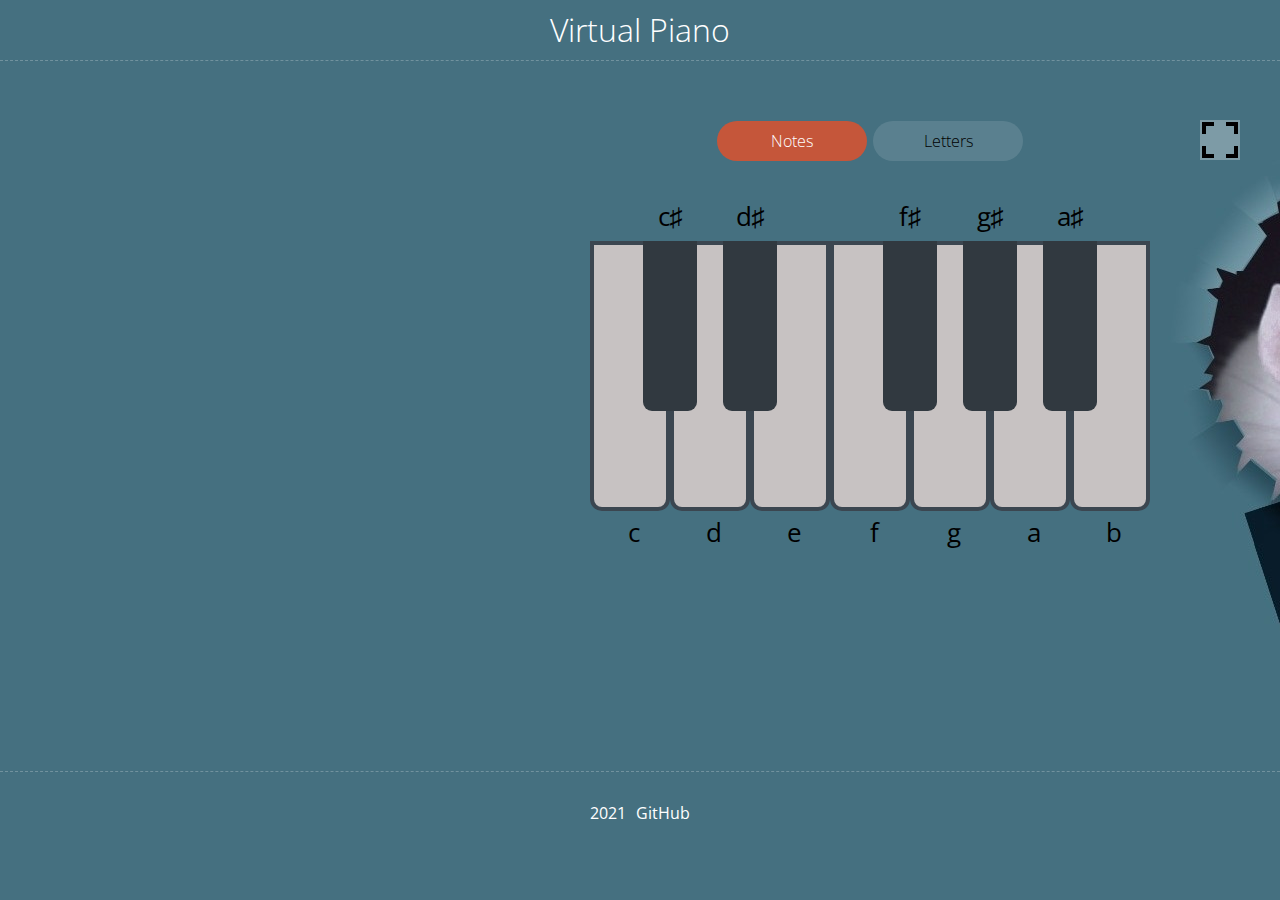
<file: virtual-piano/index.html>
<!DOCTYPE html>
<html lang="en">
  <head>
    <meta charset="utf-8" />
    <meta name="viewport" content="width=device-width, initial-scale=1.0" />
    <meta http-equiv="X-UA-Compatible" content="ie=edge" />
    <title>virtual-piano</title>
    <link
      href="https://fonts.googleapis.com/css?family=Open+Sans:400,400i,700,700i&display=swap&subset=cyrillic"
      rel="stylesheet"
    />
    <link rel="shortcut icon" href="assets/30.png" type="image/x-icon" />
    <link rel="stylesheet" href="style.css" />
  </head>
  <body>
    <header class="header">
      <h1 class="header-title">Virtual Piano</h1>
    </header>
    <main class="main">
      <div class="btn-container">
        <button class="btn btn-notes btn-active">Notes</button>
        <button class="btn btn-letters">Letters</button>
      </div>
      <div class="piano">
        <div class="piano-key D" data-letter="D" data-note="c"></div>
        <div class="piano-key F" data-letter="F" data-note="d"></div>
        <div class="piano-key G" data-letter="G" data-note="e"></div>
        <div class="piano-key H" data-letter="H" data-note="f"></div>
        <div class="piano-key J" data-letter="J" data-note="g"></div>
        <div class="piano-key K" data-letter="K" data-note="a"></div>
        <div class="piano-key L" data-letter="L" data-note="b"></div>
        <div class="keys-sharp">
          <div class="piano-key sharp R" data-letter="R" data-note="c♯"></div>
          <div class="piano-key sharp T" data-letter="T" data-note="d♯"></div>
          <div class="piano-key sharp none"></div>
          <div class="piano-key sharp U" data-letter="U" data-note="f♯"></div>
          <div class="piano-key sharp I" data-letter="I" data-note="g♯"></div>
          <div class="piano-key sharp O" data-letter="O" data-note="a♯"></div>
        </div>
      </div>
      <button class="fullscreen openfullscreen"></button>
    </main>
    <footer class="footer">
      <p>2021</p>
      <p>
        <a class="kop" href="https://github.com/A-lyona" target="_blank"
          >GitHub</a
        >
      </p>
    </footer>
  </body>
  <script src="script.js"></script>
</html>
</file>
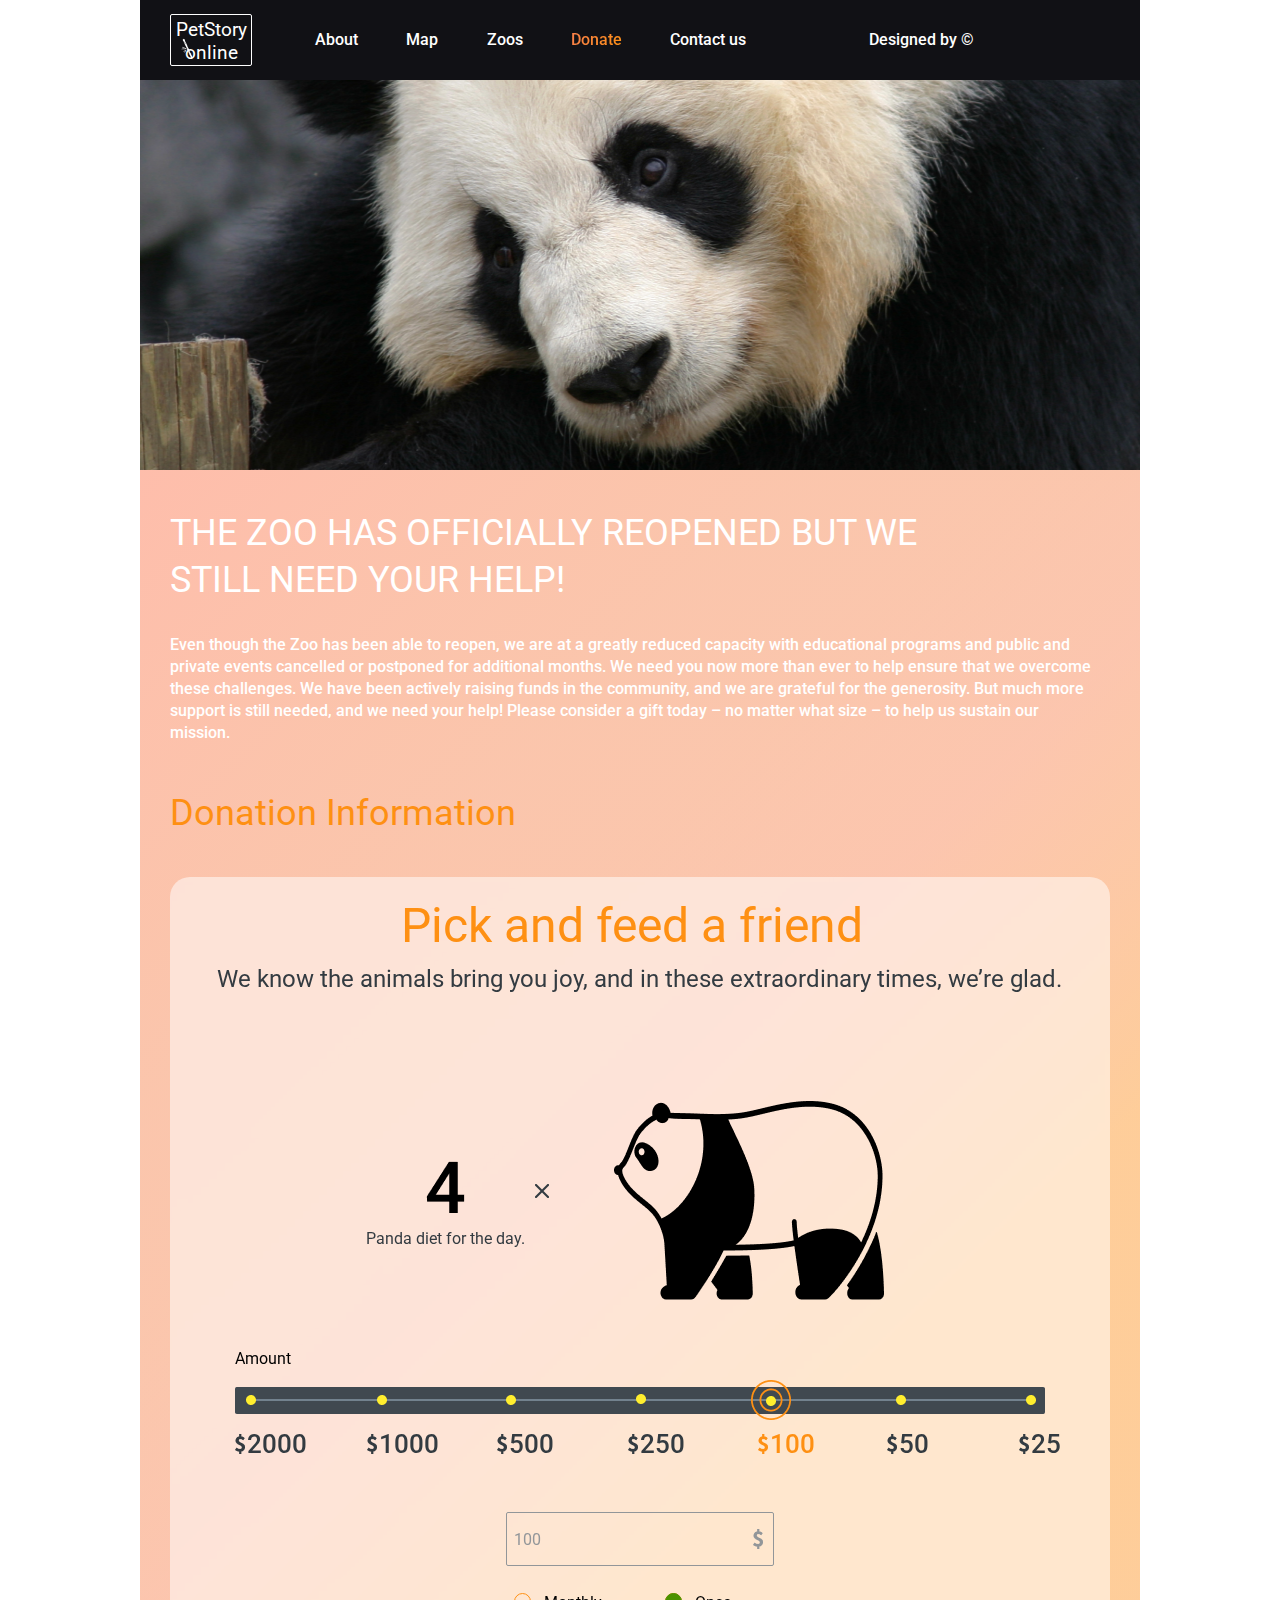
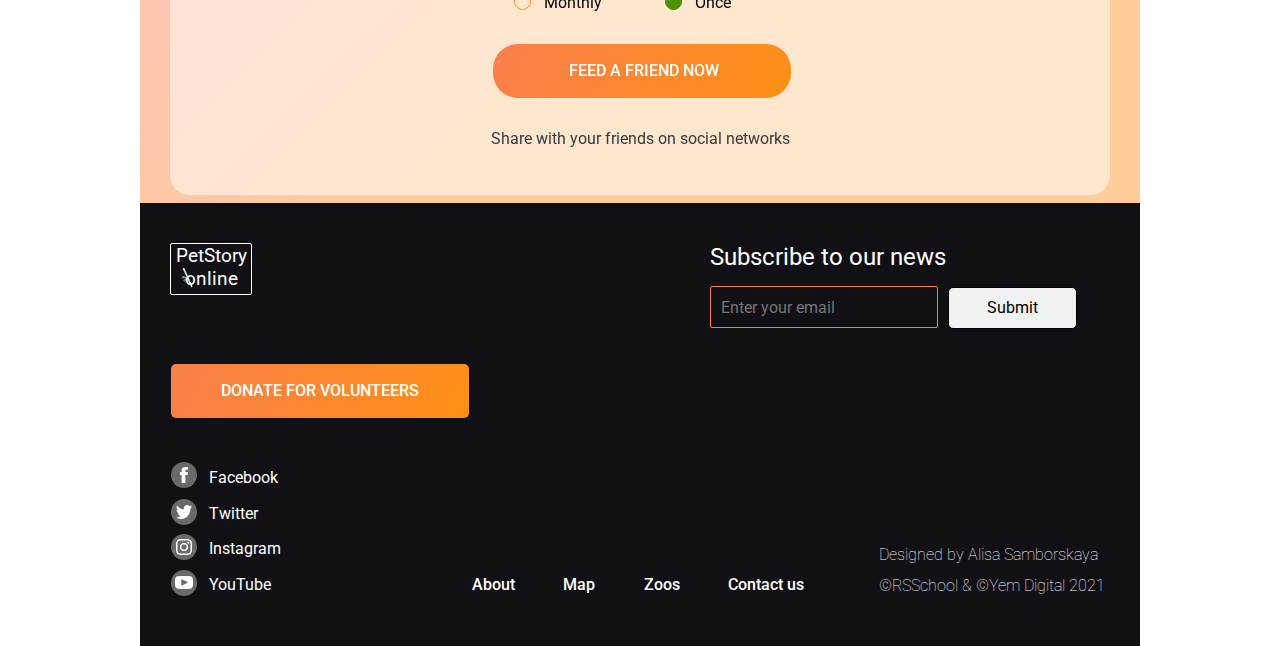
<file: online-zoo/pages/donate/index.html>
<!DOCTYPE html>
<html lang="en">
  <head>
    <meta charset="utf-8" />
    <meta name="viewport" content="width=device-width, initial-scale=1.0" />
    <meta http-equiv="X-UA-Compatible" content="ie=edge" />
    <link rel="preconnect" href="https://fonts.googleapis.com" />
    <link rel="preconnect" href="https://fonts.gstatic.com" crossorigin />
    <link
      href="https://fonts.googleapis.com/css2?family=Redressed&family=Roboto:ital,wght@0,100;0,300;0,400;0,500;0,700;0,900;1,100;1,300;1,400;1,500;1,700;1,900&display=swap"
      rel="stylesheet"
    />
    <title>Donate</title>
    <link rel="stylesheet" href="style.css" />
    <link rel="shortcut icon" href="../../assets/0.png" type="image/x-icon" />
  </head>
  <body>
    <div class="tickets_popup_overlay_open"></div>
    <header>
      <div class="header_wrapper">
        <div class="pagination_wrapper">
          <div class="pagination_logo">
            <a class="link" href="../main/index.html"
              ><h1>PetStory online</h1></a
            >
          </div>
          <div class="pagination_links">
            <ul class="pagination_list">
              <li class="pagination_about">
                <a class="link pagination_about" href="../main/index.html"
                  >About</a
                >
              </li>
              <li class="pagination_map">Map</li>
              <li class="pagination_zoos">Zoos</li>
              <li class="pagination_donate pagination_active">Donate</li>
              <li class="pagination_contact">Contact us</li>
            </ul>
          </div>
        </div>
        <div class="pagination_designed">
          <a
            class="link pagination_designed_text"
            href="https://www.figma.com/file/jfEFwkXVj1WRq7sUHDr8os/PetStory-online"
            target="_blank"
            ><p class="pagination_designed_text">Designed by ©</p></a
          >
        </div>
        <div class="burger">
          <input
            class="burger_menu_toggle"
            id="burger_menu_toggle"
            type="checkbox"
          />
          <label class="burger_menu_btn" for="burger_menu_toggle">
            <span></span>
          </label>
          <div class="burger_menu_wrapper">
            <div class="burger_menu_logo">
              <a class="link" href="../main/index.html"
                ><p class="burger_menu_title">PetStory online</p></a
              >
            </div>
            <ul class="burger_pagination_list">
              <li class="burger_pagination_about">
                <a
                  class="burger_link burger_pagination_about"
                  href="../main/index.html"
                  >About</a
                >
              </li>
              <li class="burger_pagination_map">Map</li>
              <li class="burger_pagination_zoos">Zoos</li>
              <li class="burger_pagination_donate pagination_active">Donate</li>
              <li class="burger_pagination_contact">Contact us</li>
              <li class="burger_pagination_about">
                <a
                  class="burger_link burger_pagination_about"
                  href="https://www.figma.com/file/jfEFwkXVj1WRq7sUHDr8os/PetStory-online"
                  >Designed by ©</a
                >
              </li>
            </ul>
          </div>
        </div>
      </div>
    </header>
    <section class="panda"></section>
    <section class="pick_and_feed">
      <div class="pick_and_feed_wrapper">
        <h3>THE ZOO HAS OFFICIALLY REOPENED BUT WE STILL NEED YOUR HELP!</h3>
        <p class="pick_and_feed_text">
          Even though the Zoo has been able to reopen, we are at a greatly
          reduced capacity with educational programs and public and private
          events cancelled or postponed for additional months. We need you now
          more than ever to help ensure that we overcome these challenges. We
          have been actively raising funds in the community, and we are grateful
          for the generosity. But much more support is still needed, and we need
          your help! Please consider a gift today – no matter what size – to
          help us sustain our mission.
        </p>
        <h3 class="pick_and_feed_donation">Donation Information</h3>
        <div class="pick_and_feed_friend_wrapper">
          <div class="pick_and_feed_friend">
            <h2>Pick and feed a friend</h2>
            <p class="pick_and_feed_friend_text">
              We know the animals bring you joy, and in these extraordinary
              times, we’re glad.
            </p>
            <div class="pick_and_feed_friend_image">
              <div class="pick_and_feed_friend_four">
                <img
                  src="../../assets/day.png"
                  alt=""
                  class="pick_and_feed_friend_four_img"
                />
                <p class="pick_and_feed_friend_four_text">
                  Panda diet for the day.
                </p>
              </div>
              <img
                src="../../assets/animals-widget.png"
                alt=""
                class="animal_widget"
              />
            </div>
            <p class="pick_and_feed_friend_subtitle">Amount</p>
            <div class="pick_and_feed_friend_bar">
              <div class="friend_bar_hover">
                <div class="friend_bar_hover_img one2"></div>
                <div class="friend_bar_hover_img two2"></div>
                <div class="friend_bar_hover_img three2"></div>
                <div class="friend_bar_hover_img four2"></div>
                <div class="friend_bar_hover_img five2"></div>
                <div
                  class="friend_bar_hover_img hover_number_active disabled six2"
                ></div>
                <div class="friend_bar_hover_img seven2"></div>
                <div class="friend_bar_hover_img eight2"></div>
              </div>
            </div>
            <div class="pick_and_feed_friend_pay">
              <p class="pick_and_feed_friend_pay_number one">5000</p>
              <p class="pick_and_feed_friend_pay_number two">2000</p>
              <p class="pick_and_feed_friend_pay_number three">1000</p>
              <p class="pick_and_feed_friend_pay_number four">500</p>
              <p class="pick_and_feed_friend_pay_number five">250</p>
              <p class="pick_and_feed_friend_pay_number number_active six">
                100
              </p>
              <p class="pick_and_feed_friend_pay_number seven">50</p>
              <p class="pick_and_feed_friend_pay_number eight">25</p>
            </div>
            <label>
              <input
                type="number"
                name="radio"
                placeholder="Another amount"
                value="100"
                onkeypress="if(this.value.length >= 4) return false;"
                class="pick_and_feed_friend_another"
              />
            </label>
            <div class="options donate_options">
              <div class="options_item">
                <input
                  class="options_input"
                  type="radio"
                  id="monthly"
                  name="spacing"
                />
                <label class="options_label" for="monthly">Monthly</label>
              </div>
              <div class="options_item">
                <input
                  class="options_input"
                  type="radio"
                  id="once"
                  name="spacing"
                  checked
                />
                <label class="options_label" for="once">Once</label>
              </div>
            </div>
            <button class="pick_and_feed_friend_button">
              Feed a friend now
            </button>
            <p class="pick_and_feed_friend_subtitle2">
              Share with your friends on social networks
            </p>
          </div>
        </div>
      </div>
    </section>
    <footer>
      <div class="footer_subscribe">
        <div class="footer_logo_content">
          <div class="pagination_logo2">
            <a class="link" href="../main/index.html"
              ><h2 class="pagination_logo_text">PetStory online</h2></a
            >
            <a class="link" href="#"
              ><button class="pagination_logo_button">
                donate for volunteers
              </button></a
            >
          </div>
        </div>
        <div class="footer_subscribe_content">
          <p class="footer_subscribe_title">Subscribe to our news</p>
          <form class="footer_submit_form" action="">
            <input
              class="footer_submit_email"
              type="email"
              placeholder="Enter your email"
              required
            />
            <input class="footer_submit_button" type="submit" value="Submit" />
          </form>
        </div>
      </div>
      <div class="footer_navigation">
        <div class="footer_social_wrapper">
          <div class="footer_social">
            <div class="footer_social_background">
              <a href="https://www.facebook.com" target="_blank"
                ><img
                  src="../../assets/fb.png"
                  alt=""
                  class="footer_social_image"
              /></a>
            </div>
            <p class="footer_social_name facebook">
              <a href="https://www.facebook.com" target="_blank" class="link"
                >Facebook</a
              >
            </p>
          </div>
          <div class="footer_social">
            <div class="footer_social_background">
              <a href="https://twitter.com/?lang=ru" target="_blank"
                ><img src="../../assets/tw.png" alt="" class="twitter"
              /></a>
            </div>
            <p class="footer_social_name">
              <a
                href="https://twitter.com/?lang=ru"
                target="_blank"
                class="link"
                >Twitter</a
              >
            </p>
          </div>
          <div class="footer_social">
            <div class="footer_social_background">
              <a href="https://www.instagram.com" target="_blank"
                ><img src="../../assets/inst.png" alt="" class="instagram"
              /></a>
            </div>
            <p class="footer_social_name">
              <a href="https://www.instagram.com" target="_blank" class="link"
                >Instagram</a
              >
            </p>
          </div>
          <div class="footer_social">
            <div class="footer_social_background">
              <a href="https://www.youtube.com/" target="_blank"
                ><img src="../../assets/you.png" alt="" class="youTube"
              /></a>
            </div>
            <p class="footer_social_name">
              <a href="https://www.youtube.com/" target="_blank" class="link"
                >YouTube</a
              >
            </p>
          </div>
        </div>
        <div class="footer_navigation_wrapper">
          <ul class="pagination_list">
            <li class="pagination_about">
              <a class="link pagination_about" href="../main/index.html"
                >About</a
              >
            </li>
            <li class="pagination_map">Map</li>
            <li class="pagination_zoos">Zoos</li>
            <li class="pagination_contact">Contact us</li>
          </ul>
        </div>
        <div class="footer_cop">
          <p class="footer_cop_text">Designed by Alisa Samborskaya</p>
          <p class="footer_cop_text2">©RSSchool & ©Yem Digital 2021</p>
        </div>
      </div>
    </footer>
    <script src="script.js"></script>
  </body>
</html>
</file>
<file: gem-puzzle/style.css>
* {
  margin: 0;
  padding: 0;
  text-decoration: none;
  scroll-behavior: smooth;
  user-select: none;
  outline: none;
  transition: 0.5s;
}

body {
  display: flex;
  flex-direction: column;
  align-items: center;
  height: 100vh;
  background: url(assets/1.jpg);
  background-size: cover;
  background-position: center center;
  background-repeat: no-repeat;
  background-attachment: fixed;
}

.body_cu:hover {
  cursor: wait;
}

h1 {
  margin: 70px auto;
  text-align: center;
  font-style: italic;
  font-size: 3vw;
  color: #000;
}

main {
  width: 22vw;
  height: 22vw;
  margin: 0 0 50px 0;
}

/* ....................................................................board_wrapper...................................................... */

.board_wrapper {
  display: none;
  position: relative;
  width: 100%;
  height: 100%;
  border: 3px solid #000;
  background-color: #967d5e;
}

.but {
  display: flex;
  flex-direction: column;
  justify-content: center;
  align-items: center;
  position: absolute;
  background: url(assets/4.png);
  background-size: cover;
  font-style: italic;
  font-size: 1.8vw;
  font-weight: 700;
  color: #000;
  cursor: pointer;
}

.empty {
  display: flex;
  background-color: transparent;
  position: absolute;
}

footer {
  display: flex;
  flex-direction: row;
  justify-content: space-between;
  width: 25vw;
  height: 2vw;
  margin: 0 0 0 16px;
}

.part_one {
  display: flex;
  flex-direction: row;
  justify-content: space-between;
  align-items: center;
  width: 49%;
  height: 2vw;
}

.part_two {
  display: flex;
  flex-direction: row;
  justify-content: space-between;
  align-items: center;
  width: 38%;
  height: 2vw;
}

.time {
  font-style: italic;
  font-size: 1.5vw;
  font-weight: 500;
  color: #000;
}

.moves {
  font-style: italic;
  font-size: 1.5vw;
  font-weight: 500;
  color: #000;
}

.settings {
  font-style: italic;
  font-size: 1.5vw;
  font-weight: 500;
  color: #000;
  cursor: pointer;
}

.pause:hover {
  color: rgba(0, 0, 0, 0.5);
}

.volume {
  width: 30px;
  height: 30px;
  background: url(assets/2.png);
  background-repeat: no-repeat;
  background-position: center;
  cursor: pointer;
}

.volume_mute {
  width: 30px;
  height: 30px;
  background: url(assets/3.png);
  background-repeat: no-repeat;
  background-position: center;
  cursor: pointer;
}

/* ....................................................................first_wrapper...................................................... */

.first_wrapper {
  display: flex;
  position: relative;
  flex-direction: column;
  align-items: center;
  justify-content: space-around;
  padding: 0.2vw;
  width: 100%;
  height: 100%;
  border: 3px solid #000;
  background-color: #967d5e;
}

.game {
  font-style: italic;
  font-size: 2.5vw;
  font-weight: 500;
  color: #000;
  cursor: pointer;
}

.save {
  font-style: italic;
  font-size: 2.5vw;
  font-weight: 500;
  color: #000;
}

.load {
  font-style: italic;
  font-size: 2.5vw;
  font-weight: 500;
  color: #000;
  cursor: pointer;
}

.records {
  font-style: italic;
  font-size: 2.5vw;
  font-weight: 500;
  color: #000;
  cursor: pointer;
}

.selValue {
  display: block;
  font-style: italic;
  font-size: 1.8vw;
  font-weight: 500;
  color: #000;
  width: 40%;
  box-sizing: border-box;
  border: 0.2vw solid #000;
  appearance: none;
  background-image: url(assets/5.png);
  background-color: transparent;
  background-repeat: no-repeat, repeat;
  background-position: right -10px center;
  background-size: 2em auto, 100%;
  cursor: pointer;
}

.valueMenu {
  background-color: #967d5e;
}

/* ....................................................................results_wrapper...................................................... */

.records_wrapper {
  display: none;
  flex-direction: column;
  justify-content: space-between;
  align-items: center;
  position: relative;
  width: 100%;
  height: 100%;
  border: 3px solid #000;
  background-color: #967d5e;
}

.last_records {
  display: flex;
  flex-direction: row;
  justify-content: space-between;
  width: 80%;
  height: 100%;
  border-bottom: 3px solid #292929;
}

.last_records_number {
  display: flex;
  flex-direction: row;
  justify-content: space-between;
  align-items: flex-end;
  font-style: italic;
  font-size: 1.3vw;
  font-weight: 500;
  color: #000;
}

/* ....................................................................winner_wrapper...................................................... */

.winner_wrapper {
  display: none;
  position: relative;
  flex-direction: column;
  align-items: center;
  justify-content: center;
  padding: 1vw;
  width: 100%;
  height: 100%;
  text-align: center;
  font-style: italic;
  font-size: 1.5vw;
  line-height: 5vw;
  font-weight: 500;
  color: #000;
  cursor: pointer;
  border: 3px solid #000;
  background-color: #967d5e;
}

@media (max-width: 1599px) {
  footer {
    flex-direction: column;
    align-items: center;
    height: 5vw;
  }
}

@media (max-width: 1300px) {
  main {
    width: 25vw;
    height: 25vw;
  }

  .part_one {
    width: 63%;
  }

  .part_two {
    width: 63%;
  }

  .time {
    font-size: 2vw;
  }

  .moves {
    font-size: 2vw;
  }

  .settings {
    font-size: 2vw;
  }
}

@media (max-width: 1100px) {
  footer {
    height: 6vw;
  }

  main {
    width: 30vw;
    height: 30vw;
  }

  .part_one {
    width: 90%;
  }

  .part_two {
    width: 90%;
  }

  .time {
    font-size: 2.3vw;
  }

  .moves {
    font-size: 2.3vw;
  }

  .settings {
    font-size: 2.3vw;
  }

  .game {
    font-size: 4vw;
  }

  .save {
    font-size: 4vw;
  }

  .load {
    font-size: 4vw;
  }

  .records {
    font-size: 4vw;
  }

  .selValue {
    font-size: 3vw;
    border: 0.3vw solid #000;
  }
}

@media (max-width: 769px) {
  h1 {
    margin: 60px auto;
    font-size: 5vw;
  }

  main {
    width: 40vw;
    height: 40vw;
  }

  .but {
    font-size: 3vw;
  }

  .part_one {
    width: 90%;
  }

  .part_two {
    width: 90%;
  }

  .time {
    font-size: 3.2vw;
  }

  .moves {
    font-size: 3.2vw;
  }

  .settings {
    font-size: 3.2vw;
  }

  .last_records_number {
    font-size: 2vw;
  }
}

@media (max-width: 440px) {
  h1 {
    margin: 50px auto;
    font-size: 8vw;
  }

  footer {
    height: 35vw;
  }

  main {
    width: 80vw;
    height: 80vw;
  }

  .but {
    font-size: 6vw;
  }

  .part_one {
    flex-direction: column;
    width: 100%;
    height: 15vw;
  }

  .part_two {
    flex-direction: column;
    width: 100%;
    height: 17vw;
  }

  .time {
    font-size: 6vw;
  }

  .moves {
    font-size: 5vw;
  }

  .settings {
    font-size: 6vw;
  }

  .game {
    font-size: 7vw;
  }

  .save {
    font-size: 7vw;
  }

  .load {
    font-size: 7vw;
  }

  .records {
    font-size: 7vw;
  }

  .selValue {
    font-size: 6vw;
    border: 0.5vw solid #000;
  }

  .last_records_number {
    font-size: 4vw;
  }

  .winner_wrapper {
    font-size: 6vw;
    line-height: 9vw;
  }
}
</file>
<file: image-galery/style.css>
* {
  margin: 0;
  padding: 0;
}

body {
  margin: auto;
  background-image: url(assets/53622111.jpg);
  background-position: top center;
}

/*....................................................................header...................................... */

.header {
  display: flex;
  flex-direction: row;
  justify-content: space-between;
  height: 50px;
  max-width: 1180px;
  width: 100%;
  margin: auto;
}

h1 {
  font-family: 'Comic Sans MS', sans-serif;
  font-size: 40px;
  color: #fff;
}

.header_form {
  display: flex;
  flex-direction: row;
  justify-content: space-between;
  align-items: center;
  position: relative;
  height: 50px;
  margin-right: 10px;
}

.header_search {
  height: 30px;
  width: 250px;
  padding-right: 25px;
  padding-left: 10px;
  outline: none;
  border: none;
  border-radius: 30px 30px 30px 30px / 50px 50px 50px 50px;
  font-family: 'Comic Sans MS', sans-serif;
  font-size: 18px;
  color: #000;
}

.header_submit {
  position: absolute;
  top: 10px;
  right: -10px;
  width: 30px;
  height: 30px;
  border: none;
  background-image: url(assets/search.png);
  background-repeat: no-repeat;
  background-position: center;
  transition: transform 0.4s;
  cursor: pointer;
}

.header_submit:hover {
  transform: scale(1.2);
}

/*................................................................main.................................................*/

.main {
  max-width: 1200px;
  margin: auto;
}

.gallery_wrapper {
  display: flex;
  flex-wrap: wrap;
  justify-content: center;
  gap: 20px;
  margin: 15px 0;
}

.main_gallery_img {
  width: 380px;
  height: 253px;
  border-radius: 5px;
  cursor: pointer;
  transition: 1.5s;
  box-shadow: 0 30px 50px #000;
}

.main_gallery_img:hover {
  box-shadow: 0px 0px 30px rgb(255, 255, 255);
}

.bigImg {
  position: absolute;
  width: 1200px;
  height: 800px;
  z-index: 10;
  top: 65px;
  background-repeat: no-repeat;
  background-position: center;
  background-size: cover;
  cursor: pointer;
}

.bigImgNone {
  display: none;
  z-index: 20;
  position: absolute;
  width: 1200px;
  height: 800px;
  top: 65px;
  cursor: pointer;
  background-image: url(assets/krest1.png);
  background-size: cover;
  border: 2px dotted #e34b4a;
  box-shadow: 0px 0px 50px #e34b4a;
}

/*.....................................................footer................................................*/

footer {
  display: flex;
  width: 100%;
  max-width: 1180px;
  height: 50px;
  margin: auto;
}

.footer_wrapper {
  display: flex;
  flex-direction: row;
  justify-content: flex-end;
  align-items: flex-end;
  width: 100%;
  max-width: 1440px;
}

.footer_kop {
  display: flex;
  flex-direction: row;
  justify-content: space-between;
  align-items: center;
  margin-bottom: 4px;
  width: 100%;
  max-width: 182px;
}

.footer_kop_title {
  font-style: normal;
  font-weight: bold;
  font-size: 20px;
  line-height: 18px;
  color: #fff;
}

.anchor {
  font-family: 'Comic Sans MS', sans-serif;
  text-decoration: none;
  color: #fff;
  cursor: pointer;
  transition: opacity 0.4s;
}

.anchor:hover {
  opacity: 0.4;
}

.footer_school {
  width: 135px;
  padding-top: 5px;
  cursor: pointer;
}

@media screen and (max-width: 1180px) {
  .header {
    max-width: 1100px;
  }

  .test {
    width: 790px;
    height: 534px;
    top: 0;
    left: 0;
    right: 0;
    bottom: 0;
    margin: auto;
  }

  .testNone {
    width: 790px;
    height: 534px;
    top: 0;
    left: 0;
    right: 0;
    bottom: 0;
    margin: auto;
  }

  .main {
    max-width: 1170px;
  }

  footer {
    max-width: 1100px;
  }

  .footer_wrapper {
    max-width: 1100px;
  }
}

@media screen and (max-width: 800px) {
  .header {
    max-width: 780px;
  }

  .test {
    width: 768px;
    height: 474px;
    top: 0;
    left: 0;
    right: 0;
    bottom: 0;
    margin: auto;
  }

  .testNone {
    width: 768px;
    height: 474px;
    top: 0;
    left: 0;
    right: 0;
    bottom: 0;
    margin: auto;
  }

  footer {
    max-width: 780px;
  }

  .footer_wrapper {
    max-width: 780px;
  }
}

@media screen and (max-width: 500px) {
  .header {
    flex-direction: column;
    align-items: center;
  }

  h1 {
    margin-right: 15px;
  }

  .header_submit {
    top: 20px;
    right: 5px;
  }

  .header_search {
    margin-top: 20px;
    margin-right: 25px;
  }

  .gallery_wrapper {
    margin: 80px 0 30px 0;
  }

  .test {
    width: 480px;
    height: 316px;
    top: 0;
    left: 0;
    right: 0;
    bottom: 0;
    margin: auto;
  }

  .testNone {
    width: 480px;
    height: 316px;
    top: 0;
    left: 0;
    right: 0;
    bottom: 0;
    margin: auto;
  }

  .footer_wrapper {
    flex-direction: column;
    align-items: center;
  }

  .footer_kop {
    margin-bottom: 20px;
  }
}

@media screen and (max-width: 478px) {
  .header {
    flex-direction: column;
    align-items: center;
  }

  h1 {
    margin-right: 20px;
  }

  .header_submit {
    top: 20px;
    right: 10px;
  }

  .header_search {
    margin-top: 20px;
    margin-right: 20px;
  }

  .gallery_wrapper {
    margin: 80px 0 30px 0;
  }

  .main_gallery_img {
    width: 300px;
    height: 173px;
  }

  .test {
    width: 450px;
    height: 210px;
    top: 0;
    left: 0;
    right: 0;
    bottom: 0;
    margin: auto;
  }

  .testNone {
    width: 450px;
    height: 210px;
    top: 0;
    left: 0;
    right: 0;
    bottom: 0;
    margin: auto;
  }

  .footer_wrapper {
    flex-direction: column;
    align-items: center;
  }

  .footer_kop {
    margin-bottom: 20px;
  }
}

@media screen and (max-width: 400px) {
  .header {
    flex-direction: column;
    align-items: center;
  }

  h1 {
    margin-right: 10px;
  }

  .header_submit {
    top: 20px;
    right: 5px;
  }

  .header_search {
    margin-top: 20px;
    margin-right: 15px;
  }

  .test {
    width: 300px;
    height: 140px;
    top: 0;
    left: 0;
    right: 0;
    bottom: 0;
    margin: auto;
  }

  .testNone {
    width: 300px;
    height: 140px;
    top: 0;
    left: 0;
    right: 0;
    bottom: 0;
    margin: auto;
  }
}
</file>
<file: online-store/style.css>
* {
  margin: 0;
  padding: 0;
  box-sizing: border-box;
  font-family: 'Comic Sans MS', sans-serif;
  user-select: none;
}

.body {
  display: flex;
  flex-direction: column;
  align-items: center;
  width: 100%;
  max-width: 1920px;
  background-image: url(assets/1.jpg);
}

/*.............................................................................................header.............................................................................................................*/

.header {
  display: flex;
  flex-direction: row;
  justify-content: space-between;
  align-items: center;
  width: 100%;
  max-width: 1800px;
  position: fixed;
  padding: 20px 5px 5px 25px;
  margin: auto;
  left: 0;
  right: 0;
  background-color: rgba(136, 136, 136, 0.5);
}

.header_logo {
  flex-basis: 400px;
  height: 70px;
  flex-shrink: 1;
  background-image: url(assets/3.png);
  background-position: center;
  background-repeat: no-repeat;
  background-size: contain;
}

.header_form_wrapper {
  flex-basis: 700px;
  flex-shrink: 5;
}

.header_form {
  display: flex;
  flex-direction: row;
  justify-content: space-between;
  align-items: center;
  height: 50px;
  position: relative;
}

.header_search {
  height: 40px;
  flex-basis: 700px;
  padding: 0 15px;
  outline: none;
  border: none;
  border-radius: 30px 30px 30px 30px / 50px 50px 50px 50px;
  font-family: 'Comic Sans MS', sans-serif;
  font-size: 18px;
  color: #000;
  background-color: #c2f5eb;
}

.header_cart {
  display: flex;
  flex-direction: row;
  justify-content: space-between;
  align-items: center;
  flex-basis: 110px;
  font-family: 'Comic Sans MS', sans-serif;
  font-size: 30px;
  color: #000;
  flex-shrink: 1;
}

/*.............................................................................................aside.............................................................................................................*/

.main {
  width: 100%;
  max-width: 1800px;
  display: flex;
  flex-direction: row;
}

.aside {
  display: flex;
  flex-direction: column;
  align-items: center;
  justify-content: space-between;
  width: 400px;
  height: 800px;
  flex-shrink: 1;
  margin-top: 110px;
  background-color: rgba(136, 136, 136, 0.5);
}

.aside_range {
  width: 350px;
}

.aside_range_text {
  text-align: center;
  font-family: 'Comic Sans MS', sans-serif;
  font-size: 25px;
}

.aside_filter {
  display: flex;
  flex-direction: column;
  justify-content: space-between;
  width: 350px;
}

.aside_filter_block {
  display: flex;
  flex-direction: row;
  justify-content: space-between;
  width: 350px;
  height: 68px;
  margin: 5px 0;
  padding-top: 2px;
  font-family: 'Comic Sans MS', sans-serif;
  font-size: 15px;
}

.aside_filter_breeder_one {
  width: 50px;
  height: 50px;
  background-image: url(assets/5.png);
  background-position: center;
  cursor: pointer;
}

.aside_filter_breeder_two {
  width: 50px;
  height: 50px;
  background-image: url(assets/6.png);
  background-position: center;
  cursor: pointer;
}

.aside_filter_breeder_three {
  width: 50px;
  height: 50px;
  background-image: url(assets/7.png);
  background-position: center;
  cursor: pointer;
}

.aside_filter_color_one {
  width: 50px;
  height: 50px;
  background-image: url(assets/8.png);
  background-position: center;
  cursor: pointer;
}

.aside_filter_color_two {
  width: 50px;
  height: 50px;
  background-image: url(assets/9.png);
  background-position: center;
  cursor: pointer;
}

.aside_filter_color_three {
  width: 50px;
  height: 50px;
  background-image: url(assets/10.png);
  background-position: center;
  cursor: pointer;
}

.aside_filter_color_four {
  width: 50px;
  height: 50px;
  background-image: url(assets/11.png);
  background-position: center;
  cursor: pointer;
}

.aside_filter_border {
  border: 5px solid #a64600;
  transition: 0.1s;
}

.aside_filter_container {
  display: flex;
  position: relative;
  padding-left: 35px;
  cursor: pointer;
  font-family: 'Comic Sans MS', sans-serif;
  font-size: 22px;
  -webkit-user-select: none;
  -moz-user-select: none;
  -ms-user-select: none;
  user-select: none;
  color: #000;
}

.aside_filter_container input {
  position: absolute;
  opacity: 0;
  cursor: pointer;
}

.aside_filter_checkbox {
  width: 20px;
  height: 20px;
  margin-left: 10px;
  cursor: pointer;
}

.aside_selValue {
  text-align: center;
  cursor: pointer;
  width: 350px;
  height: 40px;
  outline: none;
  font-family: 'Comic Sans MS', sans-serif;
  font-size: 19px;
  cursor: pointer;
  background-color: #c2f5eb;
}

.aside_range_checkbox {
  width: 20px;
  height: 20px;
  margin-left: 10px;
  cursor: pointer;
}

.aside_reset,
.aside_reset_all {
  width: 200px;
  height: 30px;
  font-family: 'Comic Sans MS', sans-serif;
  font-size: 20px;
  box-sizing: border-box;
  border-radius: 30px 30px 30px 30px / 50px 50px 50px 50px;
  cursor: pointer;
  background-color: #c2f5eb;
}

.aside_reset:hover,
.aside_reset_all:hover {
  background-color: #219184;
  transition: 0.5s;
}

/*.............................................................................................cards.............................................................................................................*/

.wrapper_cards {
  display: flex;
  flex-direction: row;
  flex-wrap: wrap;
  gap: 40px;
  flex-basis: 1350px;
  flex-shrink: 3;
  margin: 110px 0 20px 50px;
}

.card {
  display: flex;
  flex-direction: column;
  flex-basis: 306px;
  height: 560px;
  box-shadow: 0 0 10px #000;
}

.card_content {
  width: 100%;
  max-width: 306px;
  height: 500px;
  background-color: #c2f5eb;
}

.card_content {
  display: flex;
  flex-direction: column;
  align-items: center;
  justify-content: space-around;
  font-family: 'Comic Sans MS', sans-serif;
  font-size: 23px;
  color: #000;
}

.card_cart {
  display: flex;
  flex-direction: row;
  justify-content: center;
  align-items: center;
  flex-wrap: wrap;
  gap: 25px;
  width: 100%;
  max-width: 306px;
  height: 60px;
  cursor: pointer;
  font-family: 'Comic Sans MS', sans-serif;
  font-size: 30px;
  color: #fff;
  background-color: #00675c;
}

.card_cart:hover {
  background-color: #219184;
  transition: 0.5s;
}

/*.............................................................................................footer.............................................................................................................*/

.footer {
  display: flex;
  flex-direction: row;
  justify-content: center;
  align-items: center;
  width: 100%;
  max-width: 1800px;
  height: 70px;
  margin: auto;
  background-color: rgba(136, 136, 136, 0.5);
}

.footer_wrapper {
  display: flex;
  flex-direction: row;
  justify-content: center;
  align-items: center;
  width: 100%;
  max-width: 1800px;
}

.footer_kop {
  display: flex;
  flex-direction: row;
  justify-content: space-around;
  align-items: center;
  width: 100%;
  max-width: 182px;
  margin-right: 10px;
}

.footer_kop_title {
  font-style: normal;
  font-weight: bold;
  font-size: 20px;
  line-height: 18px;
  color: #000;
}

.anchor {
  font-family: 'Comic Sans MS', sans-serif;
  font-size: 25px;
  text-decoration: none;
  color: #fff;
  cursor: pointer;
  transition: opacity 0.4s;
}

.footer_school {
  width: 135px;
  padding-top: 5px;
  cursor: pointer;
}
</file>
<file: online-store/om-javascript-range-slider.css>
.om-sliderrange {
	min-height: 70px;
	width: 278px;
	display: flex;
	flex-direction: column;
	justify-content: center;
	margin: auto;
}

.om-sliderrange-range {
	height: 4px;
	position: relative;
	margin: -8px 10px;
}

.om-sliderrange-display {
	display: flex;
	justify-content: space-between;
	margin: -6px -33px 0;
	font-size: 23px;
	width: 345px;
}

.om-sliderrange-range:before {
	display: block;
	content: '';
	height: 10px;
	border-radius: 4px;
	background: #c2c0c2;
}

.om-sliderrange-range-indicator {
	height: 10px;
	top: 0;
	left: 0;
	right: 0;
	bottom: 0;
	position: absolute;
	background-color: rgb(16, 139, 113);
}

.om-sliderrange-button-start,
.om-sliderrange-button-end {
	cursor: pointer;
	position: absolute;
	width: 20px;
	height: 20px;
	border-radius: 12px;
	background-color: rgb(10, 87, 70);
	left: 0;
	top: 100%;
	outline: none;
	transform: translateY(-50%);
	pointer-events: visible;
}
</file>
<file: quiz/style.css>
* {
  margin: 0;
  padding: 0;
  text-decoration: none;
  scroll-behavior: smooth;
  user-select: none;
  outline: none;
}

body {
  width: 100%;
  height: 100%;
  display: flex;
  flex-direction: column;
  align-items: center;
  justify-content: center;
  background-color: #3fd6ff;
}

/* ....................................................................header_wrapper...................................................... */

.header_wrapper {
  display: flex;
  flex-direction: row;
  justify-content: space-around;
  align-items: center;
  width: 80%;
  height: 60px;
}

#blink {
  display: flex;
  font-family: 'Redressed', cursive;
  font-weight: bold;
  font-size: 40px;
  line-height: 50px;
  text-align: center;
  color: #000;
  width: 190px;
  margin: 0 200px 0 0;
  cursor: pointer;
  -webkit-animation: blink 3s linear infinite;
  animation: blink 3s linear infinite;
}

@-webkit-keyframes blink {
  0% {
    color: #000;
  }
  50% {
    color: #feb900;
  }
  100% {
    color: #000;
  }
}
@keyframes blink {
  0% {
    color: #000;
  }
  50% {
    color: #feb900;
  }
  100% {
    color: #000;
  }
}

.header_details {
  display: flex;
  flex-direction: row;
  justify-content: flex-start;
  align-items: center;
  width: 370px;
  height: 60px;
}

.header_score {
  font-family: 'Redressed', cursive;
  font-weight: bold;
  font-size: 40px;
  line-height: 50px;
  text-align: center;
  color: #000;
}

.header_score_value {
  font-family: 'Redressed', cursive;
  font-size: 40px;
  color: #000;
}

/* ....................................................................main_wrapper...................................................... */

.main {
  display: flex;
  width: 80%;
  height: calc(100vh - 120px);
}

.main_wrapper {
  display: flex;
  flex-direction: column;
  align-items: flex-end;
  justify-content: flex-end;
  width: 100%;
  height: calc(100vh - 120px);
  border: 5px solid transparent;
  box-shadow: 0 0 6px #000;
  box-sizing: border-box;
  background: url(assets/1.png) no-repeat;
  background-position: center center;
  background-size: contain;
}

.main_wrapper_button {
  display: flex;
  flex-direction: column;
  align-items: flex-end;
  justify-content: flex-end;
  width: 200px;
  height: 300px;
  margin: 0 2% 0 0;
}

.main_button {
  display: flex;
  flex-direction: column;
  align-items: center;
  justify-content: center;
  width: 200px;
  height: 100px;
  background-image: url(assets/2.png);
  background-position: center center;
  background-size: cover;
  cursor: pointer;
  color: #000;
  transition: color 0.3s;
}

.main_button_name {
  font-family: 'Redressed', cursive;
  font-weight: bold;
  font-size: 40px;
  text-align: center;
}

.main_button:hover {
  color: #0091c5;
}

/* ....................................................................quiz_wrapper...................................................... */

.quiz_wrapper {
  display: none;
  flex-direction: column;
  align-items: center;
  justify-content: space-around;
  width: 100%;
  height: calc(100vh - 120px);
  border: 5px solid transparent;
  box-shadow: 0 0 6px #000;
  box-sizing: border-box;
}

.quiz_question_wrapper {
  display: flex;
  flex-direction: row;
  justify-content: space-between;
  align-items: center;
  width: 90%;
  height: 7%;
  font-family: 'Redressed', cursive;
  font-size: 20px;
  font-weight: bold;
  color: #000;
}

.quiz_question_button {
  display: flex;
  align-items: center;
  justify-content: center;
  width: 15%;
  height: 100%;
  border: 4px solid #000;
  box-sizing: border-box;
  cursor: pointer;
}

.quiz_question_name {
  font-family: 'Redressed', cursive;
  font-size: 1.6vw;
  font-weight: bold;
  text-align: center;
  line-height: 20px;
  color: #000;
}

.quiz_active {
  background-color: #feb900;
}

.quiz_audio_wrapper {
  display: flex;
  flex-direction: row;
  justify-content: space-between;
  width: 90%;
  height: 30%;
}

.quiz_audio_img {
  width: 43%;
  height: 100%;
  margin: 0 0 0 3%;
  border: 4px dashed #000;
  box-sizing: border-box;
  box-sizing: border-box;
  background-image: url(assets/7.png);
  background-repeat: no-repeat;
  background-size: 50%;
  background-position: center center;
  background-size: contain;
}

.quiz_audio_player {
  display: flex;
  flex-direction: column;
  justify-content: space-around;
  align-items: center;
  width: 49%;
  height: 100%;
  border: 4px dashed #000;
  box-sizing: border-box;
}

.audio_player_controls {
  display: flex;
  flex-direction: column;
  justify-content: space-between;
  width: 90%;
  height: 40%;
}

.audio_play {
  display: flex;
  flex-direction: row;
  align-items: center;
  justify-content: flex-start;
  width: 100%;
}

.audio_volume {
  display: flex;
  flex-direction: row;
  align-items: center;
  justify-content: flex-start;
  width: 100%;
}

.audio_play_icon {
  width: 30px;
  height: 30px;
  background-image: url(assets/26.png);
  background-repeat: no-repeat;
  background-position: center;
  cursor: pointer;
}

.audio_pause_icon {
  width: 30px;
  height: 30px;
  background-image: url(assets/27.png);
  background-repeat: no-repeat;
  background-position: center;
  cursor: pointer;
}

.audio_volume_icon {
  width: 30px;
  height: 30px;
  background-image: url(assets/28.png);
  background-repeat: no-repeat;
  background-position: center;
  cursor: pointer;
}

.audio_mute_icon {
  width: 30px;
  height: 30px;
  background-image: url(assets/29.png);
  background-repeat: no-repeat;
  background-position: center;
  cursor: pointer;
}

.audio_player_progress {
  background: linear-gradient(to right, #a1aab3 0%, #a1aab3 100%);
  height: 50%;
  width: 90%;
  margin: 0 0 0 3%;
  border: 2px solid #000;
  box-sizing: border-box;
  cursor: pointer;
  -webkit-appearance: none;
}

.audio_player_volume {
  background: linear-gradient(
    to right,
    #feb900 40%,
    #feb900 40%,
    #a1aab3 0%,
    #a1aab3 100%
  );
  height: 50%;
  width: 30%;
  margin: 0 0 0 3%;
  border: 2px solid #000;
  box-sizing: border-box;
  cursor: pointer;
  -webkit-appearance: none;
}

.audio_player_volume::-webkit-slider-thumb,
.audio_player_progress::-webkit-slider-thumb {
  width: 1px;
  height: 1px;
  -webkit-appearance: none;
  background: #a1aab3;
}

.quiz_answer_wrapper {
  display: flex;
  flex-direction: row;
  justify-content: space-between;
  width: 90%;
  height: 50%;
}

.quiz_answer_button {
  display: flex;
  flex-direction: column;
  justify-content: space-between;
  width: 49%;
  height: 100%;
}

.quiz_answer_name {
  font-family: 'Redressed', cursive;
  font-weight: bold;
  font-size: 20px;
  text-align: center;
}

.quiz_answer_option {
  display: flex;
  flex-direction: column;
  justify-content: center;
  align-items: center;
  width: 100%;
  height: 15%;
  background-color: #3fd6ff;
  border: 4px solid #000;
  box-sizing: border-box;
  box-sizing: border-box;
  cursor: pointer;
}

.quiz_answer_kard_gag {
  display: flex;
  width: 49%;
  height: 100%;
  border: 4px dashed #000;
  box-sizing: border-box;
  background-image: url(assets/8.png);
  background-position: center center;
  background-size: cover;
}

.quiz_answer_kard {
  display: none;
  flex-direction: column;
  align-items: center;
  justify-content: space-around;
  width: 49%;
  height: 100%;
  border: 4px dashed #000;
  box-sizing: border-box;
}

.quiz_answer_kard_img {
  width: 50%;
  height: 43%;
  background-position: center center;
  background-size: cover;
}

.quiz_answer_kard_title {
  font-family: 'Redressed', cursive;
  font-weight: bold;
  font-size: 20px;
  text-align: center;
}

.quiz_answer_kard_audio {
  display: flex;
  flex-direction: row;
  align-items: center;
  justify-content: center;
  width: 60%;
}

.quiz_answer_play_icon {
  width: 30px;
  height: 30px;
  background-image: url(assets/30.png);
  background-repeat: no-repeat;
  background-position: center;
  cursor: pointer;
}

.quiz_answer_pause_icon {
  width: 30px;
  height: 30px;
  background-image: url(assets/31.png);
  background-repeat: no-repeat;
  background-position: center;
  cursor: pointer;
}

.quiz_answer_audio_input {
  background: linear-gradient(to right, #a1aab3 0%, #a1aab3 100%);
  height: 50%;
  width: 60%;
  margin: 0 0 0 3%;
  border: 2px solid #000;
  box-sizing: border-box;
  cursor: pointer;
  -webkit-appearance: none;
}

.quiz_answer_audio_input::-webkit-slider-thumb {
  width: 1px;
  height: 1px;
  -webkit-appearance: none;
  background: #a1aab3;
}

.quiz_answer_kard_title2 {
  width: 80%;
  font-family: 'Redressed', cursive;
  font-weight: bold;
  font-size: 18px;
  text-align: center;
}

.quiz_button {
  display: flex;
  flex-direction: column;
  align-items: center;
  justify-content: flex-start;
  width: 578px;
  height: 50px;
  background-image: url(assets/6.png);
  background-position: center center;
  cursor: pointer;
  color: #000;
  transition: color 0.3s;
}

.quiz_button_name {
  font-family: 'Redressed', cursive;
  font-weight: bold;
  font-size: 40px;
  line-height: 50px;
  text-align: center;
  padding: 0 45px 0 0;
  color: #000;
}

.quiz_button_name:hover {
  color: #0091c5;
}

/* ....................................................................score_wrapper...................................................... */

.score_wrapper {
  display: none;
  flex-direction: column;
  align-items: center;
  justify-content: center;
  width: 100%;
  height: calc(100vh - 120px);
  padding: 250px 0 0 0;
  border: 5px solid transparent;
  box-shadow: 0 0 6px #000;
  box-sizing: border-box;
  background: url(assets/4.png) no-repeat;
  background-position: center center;
  background-size: contain;
  background-color: #f7fcfc;
}

.score_title {
  text-align: center;
  font-family: 'Redressed', cursive;
  font-size: 20px;
  line-height: 30px;
  color: #000;
}

.score_value {
  font-family: 'Redressed', cursive;
  font-size: 20px;
  color: #000;
}

.score_button {
  display: flex;
  flex-direction: column;
  justify-content: center;
  align-items: center;
  width: 400px;
  height: 90px;
  background-image: url(assets/5.png);
  background-position: center center;
  background-size: cover;
  cursor: pointer;
  color: #000;
  font-family: 'Redressed', cursive;
  font-weight: bold;
  font-size: 40px;
  margin: 70px 0 0 50px;
  padding: 0 45px 0 0;
  transition: color 0.3s;
}

.score_button_name {
  font-family: 'Redressed', cursive;
  font-weight: bold;
  font-size: 40px;
  padding: 0 45px 0 0;
}

.score_button_name:hover {
  color: #0091c5;
}

/* ....................................................................footer_wrapper...................................................... */

.footer_wrapper {
  width: 80%;
  height: 59px;
  display: flex;
  flex-direction: row;
  justify-content: center;
  align-items: center;
}

.footer_kop {
  display: flex;
  flex-direction: row;
  justify-content: space-between;
  align-items: center;
  width: 100%;
  max-width: 200px;
  margin: 0 20px 0 0;
}

.footer_kop_title {
  font-style: normal;
  font-weight: bold;
  font-size: 30px;
  line-height: 18px;
  color: #000;
}

.anchor {
  font-family: 'Redressed', cursive;
  font-size: 30px;
  text-decoration: none;
  color: #000;
  cursor: pointer;
  transition: color 0.3s;
}

.anchor:hover {
  color: #0091c5;
}

.footer_school {
  margin: 6px 0 0 20px;
  cursor: pointer;
  filter: invert(100%) contrast(100%);
  transition: filter 0.3s;
}

.footer_school:hover {
  filter: invert(43%) sepia(66%) saturate(4425%) hue-rotate(171deg)
    brightness(95%) contrast(101%);
}

@media (max-width: 725px) {
  #blink {
    font-size: 22px;
    margin: 0 80px 0 0;
  }

  .header_score {
    font-size: 22px;
  }

  .header_score_value {
    font-size: 22px;
  }

  .main {
    width: 95%;
    height: calc(120vh - 120px);
  }

  .main_wrapper {
    height: calc(120vh - 120px);
    background-position: top 15% center;
    align-items: center;
    justify-content: center;
  }

  .main_wrapper_button {
    display: flex;
    flex-direction: column;
    align-items: center;
    justify-content: flex-end;
    width: 300px;
    height: 200px;
    margin: 0 0 0 0;
  }

  .main_button {
    width: 320px;
    height: 250px;
    background-repeat: no-repeat;
    background-size: contain;
  }

  .main_button_name {
    font-size: 20px;
  }

  .footer_kop_title {
    font-size: 20px;
  }

  .anchor {
    font-size: 20px;
  }

  .score_wrapper {
    padding: 0 0 170px 0;
    background-position: top 150px center;
    height: calc(120vh - 120px);
    overflow: hidden;
  }

  .score_title {
    font-size: 14px;
    line-height: 20px;
    font-weight: bold;
  }

  .score_value {
    font-size: 14px;
  }

  .score_button {
    width: 600px;
    height: 120px;
    background-repeat: no-repeat;
    background-size: contain;
    margin: 40px 0 0 0;
  }

  .score_button_name {
    font-size: 20px;
    padding: 0 15px 0 0;
  }

  .quiz_wrapper {
    height: calc(120vh - 120px);
  }

  .quiz_audio_wrapper {
    width: 100%;
    height: 30%;
    flex-direction: column;
    align-items: center;
  }

  .quiz_audio_img {
    width: 100%;
    height: 47%;
    margin: 0 0 0 0;
  }

  .quiz_audio_player {
    width: 100%;
    height: 47%;
  }

  .audio_player_controls {
    height: 60%;
  }

  .quiz_answer_wrapper {
    width: 100%;
    flex-direction: column;
  }

  .quiz_answer_button {
    width: 100%;
    height: 47%;
  }

  .quiz_answer_name {
    font-size: 14px;
  }

  .quiz_answer_kard_gag {
    width: 100%;
    height: 47%;
    background-image: url(assets/10.png);
    background-size: cover;
    background-repeat: no-repeat;
  }

  .quiz_answer_kard {
    width: 100%;
    height: 47%;
  }

  .quiz_answer_kard_img {
    width: 50%;
    height: 43%;
    background-position: center center;
    background-size: contain;
    background-repeat: no-repeat;
  }

  .quiz_answer_kard_title {
    font-size: 14px;
  }

  .quiz_answer_kard_title2 {
    width: 90%;
    font-size: 14px;
  }

  .quiz_button {
    width: 280px;
    height: 50px;
    justify-content: center;
    background-size: contain;
    background-repeat: no-repeat;
  }

  .quiz_button_name {
    padding: 0 0 0 0;
    font-size: 20px;
    line-height: 20px;
  }

  .quiz_question_wrapper {
    width: 340px;
    height: 10%;
    flex-wrap: wrap;
  }

  .quiz_question_button {
    width: 30%;
    height: 43%;
  }

  .quiz_question_name {
    font-size: 14px;
    line-height: 13px;
  }
}
</file>
<file: virtual-keyboard/style.css>
* {
  margin: 0;
  padding: 0;
  user-select: none;
}

body {
  background-color: #fef8e8a9;
}

.wrapper {
  display: flex;
  flex-direction: column;
  align-items: center;
  margin: 15px auto;
  max-width: 1100px;
  width: 100%;
  height: 900px;
  background-color: #fef8e8;
  box-shadow: 0 0 100px #312b25;
  border: 1px solid #000000;
  border-radius: 20px;
}

.screen {
  display: flex;
  flex-direction: column;
  max-width: 1100px;
  width: 100%;
  height: 550px;
  background-image: url(assets/1.png);
  background-size: contain;
  background-repeat: no-repeat;
  border-radius: 20px;
}

.textarea {
  display: flex;
  max-width: 490px;
  width: 100%;
  height: 300px;
  margin: 55px 0 0 290px;
  padding-right: 10px;
  background-color: #000000;
  color: #fef8e8;
  text-align: left;
  font-weight: 500;
  font-size: 20px;
  resize: none;
  border: none;
  outline: none;
}

.keyboard_wrapper {
  display: flex;
  flex-direction: column;
  align-items: center;
  max-width: 1100px;
  width: 100%;
  height: 350px;
  background-color: #fef8e8;
  border-radius: 20px;
}

.keyboard {
  display: flex;
  align-items: center;
  justify-content: center;
  max-width: 950px;
  width: 100%;
  padding: 10px 0;
  border-radius: 20px;
  background-color: #afa194;
  border: 1px solid #000000;
  box-shadow: 0 0 10px #000000;
}

.keyboard_buttons {
  width: 98%;
}

.keyboard_buttons_line {
  display: flex;
  justify-content: space-between;
  padding-bottom: 3px;
}

.meaning {
  margin: 3px;
  width: 5%;
  max-width: 54px;
  height: 54px;
  position: relative;
  font-size: 16px;
  background-color: #827469;
  color: #ffffff;
  cursor: pointer;
  outline: none;
  border: 1px solid #000000;
  border-radius: 10%;
  box-shadow: 0 5px #292929, 0 3px 15px #292929, inset 0 1px #292929,
    inset 0 0 3px #292929;
  overflow: hidden;
}

.meaning_active {
  transform: scale(0.9);
  box-shadow: 0 1px #292929, 0 1px 6px #292929, inset 0 1px #292929,
    inset 0 0 3px #292929;
}

.tab,
.capslock,
.other,
.ruen {
  width: 9%;
  max-width: 100px;
  background-color: #554b42;
}

.backspace,
.enter,
.shift,
.shift2 {
  width: 16%;
  max-width: 136px;
  background-color: #554b42;
}

.btn_large {
  width: 33%;
  max-width: 330px;
}

.other2,
.color {
  background-color: #554b42;
  color: #ffffff;
}

@media (max-width: 1440px) {
  .wrapper {
    max-width: 768px;
    height: 750px;
  }

  .screen {
    max-width: 768px;
  }

  .keyboard_wrapper {
    max-width: 768px;
  }

  .keyboard {
    max-width: 760px;
  }

  .textarea {
    max-width: 320px;
    height: 200px;
    margin: 55px 0 0 200px;
  }
}
</file>
<file: virtual-piano/style.css>
* {
  padding: 0;
  margin: 0;
  box-sizing: border-box;
  user-select: none;
}

a:focus {
  outline: 0;
}

html {  
  background: #313940;
}

body {
  min-height: 100vh;
  background-image: url('assets/22.jpg');
  font-family: 'Open Sans', Arial, Helvetica, sans-serif;
  overflow-x: hidden;
}

.header {
  text-align: center;
  width: 100%;
  border-bottom: 1px dashed rgba(255, 255, 255, 0.24);
}

.header-title {
  line-height: 60px;
  font-weight: 300;
  color: #fff;
}

.main {
  min-height: calc(90vh - 100px);
  padding: 60px 10px 0;
  display: flex;
  flex-direction: column;
  justify-content: flex-start;
  align-items: space-between;
  width: 100%;
  max-width: 1140px;
  margin-left: 300px;
}

.btn-container {
  display: flex;
  justify-content: space-between;
  width: 306px;
  height: 40px;
  margin: 0 auto;
  margin-bottom: 80px;
}

.btn {
  width: 150px;
  height: 40px;
  padding: 0 10px;
  background-color: #ffffff1e;
  border: 0;
  border-radius: 52px;
  font-family: 'Open Sans', sans-serif;
  font-size: 16px;
  font-weight: 300;
  color: rgb(0, 0, 0);
  outline: 0;
  cursor: pointer;
  transition: .5s;
}

.btn-active {
  background-color: #c5563a;
  color: #fff;
}

.piano {
  position: relative;
  display: flex;
  justify-content: space-between;
  width: 100%;
  height: 270px;
  max-width: 560px;
  margin: 0 auto 60px;
}

.piano-key {
  position: relative;
  width: 80px;
  height: 270px;
  background-color: #c7c2c2;
  border: 4px solid #3b4650;
  border-radius: 0px 0px 12px 12px;
  transition: 0.3s;
  cursor: pointer;
}


.keys-sharp {
  position: absolute;
  top: 0;
  bottom: 0;
  left: 53px;
  right: 53px;
  display: flex;
  justify-content: space-between;
  pointer-events: none;
}

.piano-key.sharp {
  width: 54px;
  height: 170px;
  background-color: #313940;
  border: 0;
  border-radius: 0px 0px 9px 9px;
  top: 0;
  z-index: 3;
  pointer-events: auto;
}

.piano-key.piano-key-active,
.piano-key.sharp.piano-key-active {
	transform: scale(0.96);
}

.piano-key.none {
  background-color: transparent;
  border: 0;
  border-radius: 0;
  pointer-events: none;
}

.piano-key::before,
.piano-key::after {
  content: attr(data-note);
  position: absolute;
  width: 40px;
  height: 40px;
  font-size: 26px;
  line-height: 40px;
  text-align: center;
  color: #000000;
  bottom: -45px;
  left: 20px;
  transition: 0.3s;
  pointer-events: none;
}

.piano-key::after {
  display: none;
  content: attr(data-letter);
}

.piano-key:hover::before,
.piano-key:hover::after {
  color: #ffffff;
}

.piano-key.sharp::before,
.piano-key.sharp::after {
  bottom: 175px;
  left: 7px;
}

.piano-key.letter::before {
  display: none;
}

.piano-key.letter::after {
  display: block;
}

.fullscreen {
  position: fixed;
  top: 120px;
  right: 40px;
  width: 40px;
  height: 40px;
  background-color: rgba(255, 255, 255, 0.3);
  border: 0;
  outline: 0;
  background-size: contain;
  transition: .3s;
  cursor: pointer;
  background-image: url('assets/fullscreen-exit.svg');
}

.openfullscreen{
  background-image: url('assets/fullscreen-open.svg');
}

.fullscreen:hover {
  background-color: rgba(255, 255, 255, 0.5);
}

:-webkit-full-screen .fullscreen {
  background-image: url('assets/fullscreen-exit.svg');
}

.footer {
  display: flex;
  justify-content: center;
  flex-wrap: wrap;
  width: 100%;
  height: 80px;
  margin: auto;
  padding: 10px 0 0 0;
  border-top: 1px dashed rgba(255, 255, 255, 0.24);
  border-image-slice: 1;
}

p {
  color: #ffffff;
  padding: 20px 0 0 0;
}

.kop {
  margin: 0 0 0 10px;
  color: rgb(255, 255, 255);
  text-decoration: none;
}

.link {
  padding: 10px 0 0 20px;
}

@media (max-width: 768px) {
  .fullscreen {
    top: 10px;
    right: 20px;
    width: 40px;
    height: 40px;
  }
}
@media (max-width: 600px) {
  .main {
    padding-top: 40px;
  }

  .piano {
    width: 310px;
    height: 160px;
  }

  .piano-key {
    width: 44px;
    height: 160px;
    border-radius: 0px 0px 8px 8px;
    border: 2px solid #313940;
  }

  .keys-sharp {
    left: 26px;
    right: 26px;
  }

  .piano-key.sharp {
    width: 36px;
    height: 100px;
    border-radius: 0px 0px 6px 6px;
  }

  .piano-key::before,
  .piano-key::after {
    width: 30px;
    height: 30px;
    font-size: 22px;
    bottom: -35px;
    left: 7px;
    font-size: 22px;
  }

  .piano-key.sharp::before,
  .piano-key.sharp::after {
    bottom: 115px;
    left: 3px;
  }

  .btn-container {
    width: 244px;
    height: 40px;
    margin-bottom: 80px;
  }
  
  .btn {
    width: 120px;
    height: 40px;
  }
}
</file>
<file: online-zoo/pages/donate/style.css>
* {
  margin: 0;
  padding: 0;
  text-decoration: none;
  scroll-behavior: smooth;
  user-select: none;
  font-family: 'Roboto';
  outline: none;
}

body {
  width: 100%;
}

/* ....................................................................header...................................................... */

header {
  display: flex;
  flex-direction: row;
  justify-content: center;
  align-items: center;
  width: 100%;
  max-width: 1600px;
  padding: 14px 0;
  margin: auto;
  background: #000000;
  backdrop-filter: blur(2px);
}

.header_wrapper {
  display: flex;
  flex-direction: row;
  justify-content: space-between;
  width: 100%;
  max-width: 1160px;
}

.pagination_wrapper {
  display: flex;
  flex-direction: row;
  justify-content: space-between;
  width: 100%;
  max-width: 617px;
}

.pagination_logo {
  width: 100%;
  max-width: 82px;
  height: 52px;
  box-sizing: border-box;
  border: 1px solid #ffffff;
  border-radius: 2px;
  background: url(../../assets/bamboo.png) no-repeat;
  background-position: 14% 80%;
}

h1 {
  font-style: normal;
  font-weight: 400;
  font-size: 19.0145px;
  line-height: 23px;
  margin-top: 3px;
  text-align: center;
  color: #ffffff;
}

h1:hover {
  color: #fe9013;
  cursor: pointer;
}

h1:active {
  color: #4b9200;
  cursor: pointer;
}

.pagination_links {
  width: 100%;
  max-width: 472px;
  padding-top: 15px;
}

.pagination_list {
  display: flex;
  flex-direction: row;
  align-items: center;
  justify-content: space-between;
  list-style: none;
  font-style: normal;
  font-weight: 500;
  font-size: 16px;
  line-height: 22px;
  color: #ffffff;
}

.pagination_active {
  background: linear-gradient(113.96deg, #f9804b 1.49%, #fe9013 101.44%);
  -webkit-background-clip: text;
  -webkit-text-fill-color: transparent;
  background-clip: text;
  cursor: default;
}

.pagination_designed {
  display: flex;
  justify-content: center;
  align-items: center;
  width: 100%;
  max-width: 105px;
}

.pagination_designed_text {
  font-family: 'Roboto';
  font-style: normal;
  font-weight: 500;
  font-size: 16px;
  line-height: 22px;
  color: #ffffff;
}

.link {
  color: #ffffff;
}

.pagination_map:hover,
.pagination_zoos:hover,
.pagination_about:hover,
.pagination_contact:hover,
.pagination_designed_text:hover {
  color: #fe9013;
  cursor: pointer;
}

.pagination_map:active,
.pagination_zoos:active,
.pagination_about:active,
.pagination_contact:active,
.pagination_designed_text:active {
  color: #4b9200;
  cursor: pointer;
}

/* ....................................................................burger-menu...................................................... */

.burger_menu_btn {
  display: none;
  align-items: center;
  position: absolute;
  width: 18px;
  height: 10px;
  cursor: pointer;
  z-index: 100;
  right: 13px;
  bottom: 13px;
}

.burger_menu_btn > span,
.burger_menu_btn > span::before,
.burger_menu_btn > span::after {
  display: block;
  position: absolute;
  width: 18px;
  height: 2px;
  background-color: #ffffff;
  transition-duration: 0.25s;
}

.burger_menu_btn > span::before {
  content: '';
  top: -4px;
}

.burger_menu_btn > span::after {
  content: '';
  top: 4px;
}

.burger_menu_btn:hover > span,
.burger_menu_btn:hover > span::before,
.burger_menu_btn:hover > span::after {
  background-color: #e47209;
}

.burger_menu_btn:active > span,
.burger_menu_btn:active > span::before,
.burger_menu_btn:active > span::after {
  background-color: #4b9200;
}

.burger_menu_wrapper {
  display: flex;
  flex-direction: column;
  position: absolute;
  visibility: hidden;
  top: 0;
  left: -100%;
  width: 640px;
  height: 329px;
  list-style: none;
  background: #ffffff;
  transition-duration: 0.5s;
}

#burger_menu_toggle {
  opacity: 0;
}

#burger_menu_toggle:checked ~ .burger_menu_btn > span {
  transform: rotate(45deg);
  background: linear-gradient(
      315.75deg,
      rgba(254, 210, 144, 0.7) 30.06%,
      #febdab 100.95%,
      rgba(254, 210, 144, 0.7) 106.36%
    ),
    linear-gradient(
      315.75deg,
      rgba(254, 189, 171, 0.74) 30.06%,
      rgba(243, 169, 248, 0.66) 50.74%,
      #e0d8f0 80.49%,
      #eaf7fe 127.9%,
      #eaf7fe 149.54%
    ),
    linear-gradient(
      315.75deg,
      rgba(254, 189, 171, 0.74) 30.06%,
      rgba(243, 169, 248, 0.66) 50.74%,
      #e0d8f0 80.49%,
      #eaf7fe 127.9%,
      #eaf7fe 149.54%
    );
}

#burger_menu_toggle:checked ~ .burger_menu_btn > span::before {
  top: 0;
  transform: rotate(0);
  background: linear-gradient(
      315.75deg,
      rgba(254, 210, 144, 0.7) 30.06%,
      #febdab 100.95%,
      rgba(254, 210, 144, 0.7) 106.36%
    ),
    linear-gradient(
      315.75deg,
      rgba(254, 189, 171, 0.74) 30.06%,
      rgba(243, 169, 248, 0.66) 50.74%,
      #e0d8f0 80.49%,
      #eaf7fe 127.9%,
      #eaf7fe 149.54%
    ),
    linear-gradient(
      315.75deg,
      rgba(254, 189, 171, 0.74) 30.06%,
      rgba(243, 169, 248, 0.66) 50.74%,
      #e0d8f0 80.49%,
      #eaf7fe 127.9%,
      #eaf7fe 149.54%
    );
}

#burger_menu_toggle:checked ~ .burger_menu_btn > span::after {
  top: 0;
  transform: rotate(90deg);
  background: linear-gradient(
      315.75deg,
      rgba(254, 210, 144, 0.7) 30.06%,
      #febdab 100.95%,
      rgba(254, 210, 144, 0.7) 106.36%
    ),
    linear-gradient(
      315.75deg,
      rgba(254, 189, 171, 0.74) 30.06%,
      rgba(243, 169, 248, 0.66) 50.74%,
      #e0d8f0 80.49%,
      #eaf7fe 127.9%,
      #eaf7fe 149.54%
    ),
    linear-gradient(
      315.75deg,
      rgba(254, 189, 171, 0.74) 30.06%,
      rgba(243, 169, 248, 0.66) 50.74%,
      #e0d8f0 80.49%,
      #eaf7fe 127.9%,
      #eaf7fe 149.54%
    );
}

#burger_menu_toggle:checked ~ .burger_menu_wrapper {
  visibility: visible;
  left: 0;
}

.burger_menu_logo {
  width: 100%;
  max-width: 65.6px;
  height: 41.6px;
  box-sizing: border-box;
  border: 0.950725px solid #fe9013;
  border-radius: 2px;
  background: url(../../assets/bamboo-burger.png) no-repeat;
  background-position: 14% 80%;
  margin: 10px 0 0 10px;
}

.burger_menu_title {
  font-style: normal;
  font-weight: 400;
  font-size: 15.2116px;
  line-height: 18px;
  text-align: center;
  margin-top: 3px;
  text-align: center;
  color: #fe9013;
}

.burger_menu_title:active {
  color: #4b9200;
  cursor: pointer;
}

.burger_pagination_list {
  display: flex;
  flex-direction: column;
  justify-content: space-between;
  width: 100%;
  max-width: 106px;
  height: 207px;
  margin: 30.4px 0 0 10px;
  list-style: none;
  font-style: normal;
  font-weight: 500;
  font-size: 16px;
  line-height: 22px;
  color: #333b41;
}

.burger_link {
  color: #333b41;
}

.burger_pagination_map:hover,
.burger_pagination_zoos:hover,
.burger_pagination_about:hover,
.burger_pagination_contact:hover,
.burger_pagination_designed_text:hover {
  color: #fe9013;
  cursor: pointer;
}

.burger_pagination_map:active,
.burger_pagination_zoos:active,
.burger_pagination_about:active,
.burger_pagination_contact:active,
.burger_pagination_designed_text:active {
  color: #4b9200;
  cursor: pointer;
}

.tickets_popup_overlay_open {
  display: flex;
  position: fixed;
  visibility: hidden;
  width: 100%;
  height: 100%;
  top: 0;
  background-color: rgba(0, 0, 0, 0.8);
  z-index: 30;
  cursor: pointer;
}

.tickets_popup_overlay_close {
  display: flex;
  position: fixed;
  visibility: visible;
  width: 100%;
  height: 100%;
  top: 0;
  background-color: rgba(0, 0, 0, 0.8);
  z-index: 30;
  cursor: pointer;
}

/* ....................................................................panda...................................................... */

.panda {
  width: 100%;
  max-width: 1600px;
  height: 386px;
  margin: auto;
  background: url(../../assets/panda_bg.png) no-repeat;
  background-position: center -4px;
}

/* ....................................................................pick_and_feed...................................................... */

.pick_and_feed {
  display: flex;
  flex-direction: column;
  width: 100%;
  max-width: 1600px;
  height: 1482px;
  margin: auto;
  background: linear-gradient(
      315.75deg,
      rgba(254, 210, 144, 0.7) 30.06%,
      #febdab 100.95%,
      rgba(254, 210, 144, 0.7) 106.36%
    ),
    linear-gradient(
      315.75deg,
      rgba(254, 189, 171, 0.74) 30.06%,
      rgba(243, 169, 248, 0.66) 50.74%,
      #e0d8f0 80.49%,
      #eaf7fe 127.9%,
      #eaf7fe 149.54%
    ),
    linear-gradient(
      315.75deg,
      rgba(254, 189, 171, 0.74) 30.06%,
      rgba(243, 169, 248, 0.66) 50.74%,
      #e0d8f0 80.49%,
      #eaf7fe 127.9%,
      #eaf7fe 149.54%
    );
}

.pick_and_feed_wrapper {
  display: flex;
  flex-direction: column;
  width: 100%;
  max-width: 1160px;
  margin: 40px 0 0 220px;
}

h3 {
  font-style: normal;
  font-weight: 400;
  font-size: 36px;
  line-height: 47px;
  color: #ffffff;
}

.pick_and_feed_text {
  font-style: normal;
  font-weight: 500;
  font-size: 16px;
  line-height: 22px;
  margin: 10px 0 46px 0;
  color: #ffffff;
}

.pick_and_feed_donation {
  font-style: normal;
  font-weight: 400;
  font-size: 36px;
  line-height: 47px;
  color: #fe9013;
}

.pick_and_feed_friend_wrapper {
  width: 100%;
  max-width: 1160px;
  background: rgba(255, 255, 255, 0.52);
  backdrop-filter: blur(2px);
  border-radius: 20px;
  margin: 60px 0 0 0;
}

.pick_and_feed_friend {
  display: flex;
  flex-direction: column;
  width: 100%;
  max-width: 976px;
  margin: 40px 92px 62px 92px;
}

h2 {
  font-style: normal;
  font-weight: 400;
  font-size: 48px;
  line-height: 58px;
  margin: 0 0 0 250px;
  color: #fe9013;
}

.pick_and_feed_friend_text {
  font-style: normal;
  font-weight: 400;
  font-size: 24px;
  line-height: 29px;
  margin: 20px 0 0 0;
  color: #333b41;
}

.pick_and_feed_friend_image {
  display: flex;
  flex-direction: row;
  justify-content: space-between;
  width: 100%;
  max-width: 532px;
  height: 246px;
  margin: 60px 0 0 215px;
  background: url(../../assets/x_icon.png) no-repeat;
  background-position: 33% 56%;
}

.pick_and_feed_friend_four {
  display: flex;
  flex-direction: column;
  width: 100%;
  max-width: 159px;
  height: 88px;
  margin: 107px 0 0 0;
}

.pick_and_feed_friend_four_img {
  width: 100%;
  max-width: 82px;
  height: 58px;
  margin: -2px 0 11px 38px;
}

.pick_and_feed_friend_four_text {
  font-style: normal;
  font-weight: 400;
  font-size: 16px;
  line-height: 22px;
  text-align: center;
  color: #333b41;
}

.pick_and_feed_friend_subtitle {
  font-style: normal;
  font-weight: 400;
  font-size: 16px;
  line-height: 22px;
  margin: 48px 0 0 4px;
  color: #000000;
}

.pick_and_feed_friend_bar {
  width: 100%;
  max-width: 976px;
  height: 40px;
  margin: 10px 0 6px 0;
  background: url(../../assets/progress_bar.png) no-repeat;
}

.friend_bar_hover {
  display: flex;
  flex-flow: row wrap;
  gap: 79px;
  width: 100%;
  max-width: 976px;
  height: 40px;
}

.friend_bar_hover_img {
  width: 100%;
  max-width: 40px;
  height: 40px;
  margin-left: 11px;
  cursor: pointer;
}

.hover_number_active {
  background: url(../../assets/roller_icon.png) no-repeat;
}

.hover_number_active:not([disabled]):hover {
  background-color: unset;
}

.friend_bar_hover_img:hover {
  width: 100%;
  max-width: 40px;
  height: 40px;
  background-color: #ffffff34;
  border-radius: 50%;
  cursor: pointer;
}

.pick_and_feed_friend_pay {
  display: flex;
  flex-direction: row;
  width: 100%;
  max-width: 991px;
  height: 36px;
  margin: 0 0 50px 0;
}

.pick_and_feed_friend_pay_number {
  font-style: normal;
  font-weight: 500;
  font-size: 26px;
  line-height: 36px;
  text-transform: uppercase;
  color: #333b41;
  padding-left: 12px;
  background: url(../../assets/dollar2.png) no-repeat;
  background-position: 0% 50%;
}

.number_active {
  background: url(../../assets/dollar3.png) no-repeat;
  background-position: 0% 50%;
  color: #fe9013;
}

.one {
  display: flex;
}

.one2 {
  display: flex;
}

.two {
  margin: 0 58px;
}

.three {
  margin: 0 52px 0 2px;
}

.four {
  margin: 0 73px 0 6px;
}

.five {
  margin: 0 73px 0 2px;
}

.six {
  margin: 0 58px 0 0;
}

.seven {
  margin: 0 90px 0 15px;
}

.pick_and_feed_friend_another {
  width: 100%;
  max-width: 268px;
  height: 54px;
  margin: 0 354px;
  padding: 0 0 0 9px;
  box-sizing: border-box;
  border: 1px solid #929699;
  border-radius: 2px;
  font-style: normal;
  font-weight: 400;
  font-size: 16px;
  line-height: 22px;
  color: #929699;
  background: url(../../assets/dollar.png) no-repeat;
  background-position: 97% 50%;
}

input::-webkit-outer-spin-button,
input::-webkit-inner-spin-button {
  -webkit-appearance: none;
  margin: 0;
}

.pick_and_feed_friend_another:focus::placeholder {
  color: #4b9200;
}

.pick_and_feed_friend_another:focus {
  border: 1px solid #4b9200;
  color: #4b9200;
  background: url(../../assets/dollar4.png) no-repeat;
  background-position: 97% 50%;
}

.donate_options {
  margin: 25px 30px 31px 0;
}

.options {
  display: flex;
  justify-content: center;
  gap: 64px;
}

.options_input {
  display: none;
  cursor: pointer;
}

.options_input:checked + .options_label::after {
  transform: scale(1);
  transition: all 0.5 ease-in-out;
}

.options_label {
  display: inline-flex;
  position: relative;
  cursor: pointer;
}

.options_label:hover {
  color: #e47209;
}

.options_label::before {
  content: '';
  align-self: flex-start;
  flex-grow: 0;
  flex-shrink: 0;
  flex-basis: 15px;
  height: 15px;
  border: 1px solid #fe9013;
  border-radius: 50%;
  margin-right: 10px;
}

.options_label::after {
  content: '';
  position: absolute;
  top: 0;
  left: 0;
  width: 15px;
  height: 15px;
  background: #4b9200;
  border: 1px solid #4b9200;
  border-radius: 50%;
  transform: scale(0);
  transition: all 0.5 ease-in-out;
}

.pick_and_feed_friend_button {
  width: 100%;
  max-width: 298px;
  height: 54px;
  background: linear-gradient(113.96deg, #f9804b 1.49%, #fe9013 101.44%);
  border-radius: 25px;
  border: none;
  font-style: normal;
  font-weight: 500;
  font-size: 16px;
  line-height: 22px;
  text-align: center;
  text-transform: uppercase;
  margin: 0 0 0 342px;
  padding: 0 0 0 5px;
  color: #ffffff;
  cursor: pointer;
}

.pick_and_feed_friend_button:hover {
  background: #e47209;
}
.pick_and_feed_friend_button:active {
  background: #4b9200;
}

.pick_and_feed_friend_subtitle2 {
  font-style: normal;
  font-weight: 400;
  font-size: 16px;
  line-height: 22px;
  margin: 30.02px 0 0 340px;
  color: #333b41;
}

/* ....................................................................footer...................................................... */

footer {
  display: flex;
  flex-direction: column;
  width: 100%;
  max-width: 1600px;
  height: 443px;
  margin: auto;
  background: #111115;
}

.footer_subscribe {
  display: flex;
  flex-direction: row;
  justify-content: space-between;
  width: 100%;
  max-width: 1160px;
  margin: 40px 220px 44px 220px;
}

.pagination_logo2 {
  width: 100%;
  max-width: 82px;
  height: 52px;
  box-sizing: border-box;
  border: 1px solid #ffffff;
  border-radius: 2px;
  background: url(../../assets/bamboo.png) no-repeat;
  background-position: 14% 80%;
}

.footer_logo_content {
  display: flex;
  flex-direction: column;
  width: 100%;
  max-width: 298px;
  height: 174px;
}

.pagination_logo_text {
  font-style: normal;
  font-weight: 400;
  font-size: 19.0145px;
  line-height: 23px;
  margin-top: 1px;
  text-align: center;
  margin: auto;
  color: #ffffff;
}

.pagination_logo_text:hover {
  color: #fe9013;
  cursor: pointer;
}

.pagination_logo_text:active {
  color: #4b9200;
  cursor: pointer;
}

.pagination_logo_button {
  width: 298px;
  height: 54px;
  background: linear-gradient(113.96deg, #f9804b 1.49%, #fe9013 101.44%);
  border-radius: 5px;
  border: none;
  margin: 74px 0 0 0;
  font-style: normal;
  font-weight: 500;
  font-size: 16px;
  line-height: 22px;
  text-align: center;
  text-transform: uppercase;
  color: #ffffff;
}

.pagination_logo_button:hover {
  background: #e47209;
  cursor: pointer;
}

.pagination_logo_button:active {
  background: #4b9200;
  cursor: pointer;
}

.footer_subscribe_content {
  display: flex;
  flex-direction: column;
  width: 100%;
  max-width: 367px;
  height: 85px;
}

.footer_subscribe_title {
  font-style: normal;
  font-weight: 400;
  font-size: 24px;
  line-height: 29px;
  color: #ffffff;
}

.footer_submit_form {
  width: 100%;
  max-width: 367px;
  height: 42px;
  margin: 14px 0 0 0;
}

.footer_submit_email {
  width: 100%;
  max-width: 228px;
  height: 42px;
  box-sizing: border-box;
  border: 0.7px solid #f9804b;
  border-radius: 2px;
  font-style: normal;
  font-weight: 400;
  font-size: 16px;
  line-height: 22px;
  color: #bdbdbd;
  padding-left: 10px;
  background: transparent;
}

.footer_submit_button {
  width: 100%;
  max-width: 129px;
  height: 42px;
  box-sizing: border-box;
  background: #f1f3f2;
  border: 1px solid #000000;
  border-radius: 5px;
  margin: 0 0 0 6px;
  font-style: normal;
  font-weight: 400;
  font-size: 16px;
  line-height: 22px;
  color: #000000;
  cursor: pointer;
}

.footer_submit_email:focus:valid {
  border: 1px solid #4b9200;
}

.footer_submit_email:focus:invalid {
  border: 1px solid #d31414;
}

.footer_submit_email:focus:valid + .footer_submit_button {
  border: 1px solid #4b9200;
  color: #4b9200;
}

.footer_submit_email:focus:invalid + .footer_submit_button {
  border: 1px solid #d31414;
  color: #d31414;
}

.footer_navigation {
  display: flex;
  flex-direction: row;
  align-items: flex-end;
  width: 100%;
  max-width: 1160px;
  margin: 0 220px;
}

.footer_social_wrapper {
  display: flex;
  flex-direction: column;
  justify-content: space-between;
  width: 100%;
  max-width: 111px;
  height: 134px;
}

.footer_social {
  display: flex;
  flex-direction: row;
  width: 100%;
  max-width: 111px;
  cursor: pointer;
}

.footer_social_background {
  width: 100%;
  max-width: 26px;
  height: 26px;
  background: rgba(196, 196, 196, 0.5);
  border-radius: 50%;
}

.footer_social_image {
  margin: 5px 9px;
}

.footer_social_name {
  display: flex;
  font-style: normal;
  font-weight: 400;
  font-size: 16px;
  line-height: 22px;
  color: #ffffff;
  margin: 4px 0 0 12px;
}

.footer_social:hover > div {
  background: #e47209;
}

.footer_social:hover > p > a {
  color: #e47209;
}

.footer_social:active > div {
  background: #4b9200;
}

.footer_social:active > p > a {
  color: #4b9200;
}

.facebook {
  margin: 5px 0 0 12px;
}

.twitter {
  margin: 6px 5px;
}

.instagram {
  margin: 5px;
}

.youTube {
  margin: 6px 4px;
}

.footer_navigation_wrapper {
  width: 100%;
  max-width: 362px;
  height: 22px;
  margin: 0 171px 0 289px;
}

.footer_cop {
  display: flex;
  flex-direction: column;
  width: 100%;
  max-width: 228px;
  height: 52px;
}

.footer_cop_text {
  font-style: normal;
  font-weight: 100;
  font-size: 16px;
  line-height: 21px;
  color: #ffffff;
}

.footer_cop_text2 {
  font-style: normal;
  font-weight: 100;
  font-size: 16px;
  line-height: 21px;
  margin: 10px 0 0 0;
  color: #ffffff;
}

@media (max-width: 1597px) {
  header {
    max-width: 1000px;
    background: #111115;
  }

  .header_wrapper {
    max-width: 940px;
  }

  .pagination_wrapper {
    max-width: 576px;
  }

  .pagination_links {
    margin: 0 0 0 63px;
  }

  .burger_menu_btn {
    display: none;
  }

  .panda {
    max-width: 1000px;
    height: 390px;
    background-position: 28.8% 50%;
  }

  .pick_and_feed {
    max-width: 1000px;
    height: 1333px;
  }

  .pick_and_feed_wrapper {
    max-width: 940px;
    margin: 40px 30px 30px 30px;
  }

  h3 {
    max-width: 778px;
  }

  .pick_and_feed_text {
    max-width: 930px;
    font-weight: 500;
    margin: 30px 0 46px 0;
  }

  .pick_and_feed_friend_wrapper {
    max-width: 940px;
    height: 918px;
    margin: 40px 0 0 0;
  }

  .pick_and_feed_friend {
    max-width: 940px;
    margin: 20px 45px 45.98px 0;
  }

  h2 {
    margin: 0 0 0 231px;
  }

  .pick_and_feed_friend_text {
    margin: 10px 0 0 47px;
  }

  .pick_and_feed_friend_image {
    margin: 60px 0 0 196px;
    background-position: 32.7% 56%;
  }

  .pick_and_feed_friend_subtitle {
    margin: 48px 0 0 65px;
  }

  .pick_and_feed_friend_bar {
    display: flex;
    flex-direction: column;
    align-items: center;
    align-self: center;
    width: 100%;
    max-width: 900px;
    margin: 10px 0 6px 0px;
    background: url(../../assets/progress_bar1000.png) no-repeat;
    background-position: center center;
  }

  .friend_bar_hover {
    gap: 79px;
    max-width: 840px;
    align-self: center;
  }

  .pick_and_feed_friend_pay {
    max-width: 830px;
    margin: 0 0 50px 7px;
  }

  .one {
    display: none;
  }

  .one2 {
    display: none;
  }

  .four {
    margin: 0 72px 0 6px;
  }

  .seven {
    margin: 0 90px 0 14px;
  }

  .options {
    display: flex;
    justify-content: center;
    gap: 63px;
  }

  .pick_and_feed_friend_another {
    margin: 0 336px;
    padding: 0 0 0 7px;
    background-position: 96% 50%;
  }

  .donate_options {
    margin: 27px 35px 30px 0;
  }

  .options_label::before {
    margin-right: 13px;
  }

  .pick_and_feed_friend_button {
    margin: 0 0 0 323px;
    padding: 0 0 0 4px;
  }

  .pick_and_feed_friend_subtitle2 {
    margin: 30.02px 0 0 321px;
  }

  footer {
    max-width: 1000px;
  }

  .footer_subscribe {
    max-width: 907px;
    margin: 40px 31px 45px 30px;
  }

  .footer_navigation {
    max-width: 940px;
    margin: 0 31px;
  }

  .footer_navigation_wrapper {
    max-width: 332px;
    height: 22px;
    margin: 0 75px 0 190px;
  }
}

@media (max-width: 999px) {
  header {
    position: fixed;
    left: 0;
    right: 0;
    max-width: 640px;
    height: 34px;
    padding: 0;
    z-index: 50;
    background: #111115;
  }

  .header_wrapper {
    max-width: 640px;
  }

  .pagination_logo {
    height: 34px;
    border: none;
    background: url(../../assets/bamboo2.png) no-repeat;
    background-position: 32% 89%;
  }

  h1 {
    font-size: 12.2899px;
    line-height: 15px;
    margin-left: 3px;
  }

  .pagination_links {
    display: none;
  }

  .pagination_designed {
    display: none;
  }

  .burger_menu_btn {
    display: flex;
  }

  .panda {
    max-width: 640px;
    height: 369px;
    background: url(../../assets/panda_bg640.png) no-repeat;
    background-position: center 34px;
  }

  .pick_and_feed {
    max-width: 640px;
  }

  .pick_and_feed_wrapper {
    max-width: 600px;
    margin: 30px 20px 46px 20px;
  }

  h3 {
    max-width: 600px;
    font-size: 24px;
    line-height: 29px;
  }

  .pick_and_feed_text {
    max-width: 595px;
    font-weight: 400;
    margin: 20px 0 30px 0;
  }

  .pick_and_feed_friend_wrapper {
    max-width: 600px;
    margin: 30px 0 46px 0;
  }

  .pick_and_feed_friend {
    max-width: 600px;
    margin: 19px 0 31px 0;
  }

  h2 {
    margin: 11px 68px 10px 69px;
  }

  .pick_and_feed_friend_text {
    max-width: 600px;
    margin: 10px 0 0 0;
    text-align: center;
  }

  .pick_and_feed_friend_image {
    margin: 50px 0 0 27px;
  }

  .pick_and_feed_friend_subtitle {
    margin: 41px 0 0 10px;
  }

  .pick_and_feed_friend_bar {
    display: flex;
    flex-direction: column;
    align-items: center;
    width: 100%;
    max-width: 600px;
    margin: 0 0 6px 0;
    background: url(../../assets/progress_bar640.png) no-repeat;
  }

  .pick_and_feed_friend_pay {
    max-width: 570px;
    margin: 0 0 50px 10px;
  }

  .friend_bar_hover {
    display: flex;
    flex-direction: column;
    align-items: center;
    gap: 50px;
    max-width: 600px;
  }

  .friend_bar_hover_img {
    margin: 0;
  }

  .two {
    display: none;
  }

  .three {
    display: none;
  }

  .two2 {
    display: none;
  }

  .three2 {
    display: none;
  }

  .six {
    margin: 0 58px 0 2px;
  }

  .pick_and_feed_friend_another {
    max-width: 180px;
    height: 42px;
    margin: 0 210px;
    padding: 0 0 0 5px;
    background-position: 94.8% 50%;
  }

  .options {
    display: flex;
    justify-content: center;
    gap: 57px;
  }

  .donate_options {
    margin: 31px 36px 30px 0;
  }

  .pick_and_feed_friend_button {
    margin: 0 0 0 152px;
    padding: 0 0 0 4px;
  }

  .pick_and_feed_friend_subtitle2 {
    margin: 30.02px 0 0 150px;
  }

  footer {
    max-width: 640px;
    height: 282px;
  }

  .footer_subscribe {
    max-width: 600px;
    height: 138px;
    margin: 12px 20px 0 20px;
  }

  .footer_subscribe_content {
    display: none;
  }

  .pagination_logo_button {
    margin: 39px 0 0 0;
  }

  .footer_navigation {
    max-width: 600px;
    height: 120px;
    margin: 0 0 0 21px;
  }

  .footer_social_name {
    display: none;
  }

  .footer_social_wrapper {
    max-width: 26px;
    height: 164px;
    order: 2;
    margin: 0 0 95px 0;
  }

  .footer_navigation_wrapper {
    margin: 0 50px 0 0;
  }

  .footer_cop {
    position: relative;
    left: 26px;
  }
}

@media (max-width: 639px) {
  header {
    max-width: 320px;
    left: 0;
    right: 0;
    background: #111115;
  }

  .header_wrapper {
    max-width: 320px;
  }

  .pagination_logo {
    max-width: 60px;
    height: 34px;
    padding-left: 3px;
    background-position: 27% 89%;
  }

  .panda {
    max-width: 320px;
    height: 221px;
    background: url(../../assets/panda_bg320.png) no-repeat;
    background-position: center 34px;
  }

  .burger_menu_btn {
    display: flex;
  }

  .burger_menu_wrapper {
    width: 320px;
  }

  .pick_and_feed {
    max-width: 320px;
    height: 1145px;
  }

  .pick_and_feed_wrapper {
    max-width: 300px;
    margin: 30px 9px 0 10px;
  }

  h3 {
    max-width: 300px;
  }

  .pick_and_feed_text {
    max-width: 295px;
  }

  .pick_and_feed_friend_wrapper {
    max-width: 320px;
    height: 591px;
  }

  .pick_and_feed_friend {
    max-width: 300px;
  }

  .pick_and_feed_donation {
    max-width: 300px;
    font-weight: 400;
    font-size: 24px;
    line-height: 29px;
  }

  h2 {
    max-width: 300px;
    font-weight: 400;
    font-size: 24px;
    line-height: 29px;
    margin: 0 34px 10px 34px;
  }

  .pick_and_feed_friend_text {
    max-width: 300px;
    margin: 1px 0 0 0;
    font-weight: 400;
    font-size: 16px;
    line-height: 22px;
    text-align: center;
  }

  .pick_and_feed_friend_image {
    max-width: 300px;
    height: 138.72px;
    margin: 10.28px 0 0 0;
    background: url(../../assets/x_icon2.png) no-repeat;
    background-position: 32% 56%;
  }

  .pick_and_feed_friend_subtitle {
    margin: 6.2px 0 0 28.19px;
  }

  .animal_widget {
    width: 160.15px;
    height: 138.72px;
  }

  .pick_and_feed_friend_four {
    max-width: 89.66px;
    height: 55px;
    margin: 59px 0 0 0;
  }

  .pick_and_feed_friend_four_img {
    max-width: 46.24px;
    height: 32.71px;
    margin: 0 0 0 21.43px;
  }

  .pick_and_feed_friend_four_text {
    font-size: 9.02255px;
    line-height: 13px;
    margin-top: 6px;
  }

  .pick_and_feed_friend_subtitle {
    margin: 5px 0 0 0;
  }

  .pick_and_feed_friend_bar {
    max-width: 300px;
    height: 20px;
    margin: 4px 0 0 0;
    background: url(../../assets/progress_bar320.png) no-repeat;
  }

  .friend_bar_hover {
    gap: 25px;
    height: 20px;
  }

  .friend_bar_hover_img {
    max-width: 20px;
    height: 20px;
    background-size: cover;
  }

  .friend_bar_hover_img:hover {
    max-width: 20px;
    height: 20px;
  }

  .pick_and_feed_friend_pay {
    max-width: 285px;
    margin: 0;
    padding: 3px 0 0 6px;
  }

  .pick_and_feed_friend_pay_number {
    font-size: 13px;
    line-height: 18px;
    padding-left: 7px;
    height: 18px;
    background: url(../../assets/dollar5.png) no-repeat;
    background-position: 0% 50%;
  }

  .number_active {
    background: url(../../assets/dollar6.png) no-repeat;
    background-position: 0% 50%;
  }

  .four {
    margin: 0 36.5px 0 0;
  }

  .five {
    margin: 0 36.5px 0 0;
  }

  .six {
    margin: 0 36.5px 0 0;
  }

  .seven {
    padding-left: 6px;
    margin: 0 44px 0 0;
  }

  .pick_and_feed_friend_another {
    margin: 6px 54px 0 60px;
    padding: 3px 0 0 6px;
    background-position: 94.8% 50%;
  }

  .donate_options {
    margin: 28px 36px 27px 0;
  }

  .pick_and_feed_friend_button {
    margin: 0;
    padding: 0 0 0 6px;
  }

  .pick_and_feed_friend_subtitle2 {
    width: 301px;
    margin: 30px 0 0 0;
  }

  footer {
    max-width: 320px;
    height: 334px;
  }

  .footer_subscribe {
    flex-direction: column;
    max-width: 298px;
    height: 183px;
    margin: 0 auto;
  }

  .pagination_logo2 {
    max-width: 128px;
    height: 23px;
    border: none;
    margin: 20px 0 30px 85px;
    background-position: 64% center;
  }

  .pagination_logo_button {
    margin: 86px 0 0 -85px;
  }

  .footer_social_wrapper {
    flex-direction: row;
    gap: 30px;
    max-width: 194px;
    height: 26px;
    order: 2;
    margin: 0 0 233px -245px;
  }

  .footer_navigation {
    max-width: 300px;
    height: 151px;
    margin: 0 auto;
  }

  .footer_navigation_wrapper {
    max-width: 278px;
    margin: 0 0 20px 12px;
  }

  .footer_cop {
    position: relative;
    left: 0;
    right: 50px;
    margin-left: -219px;
    margin-bottom: 68px;
  }

  .footer_cop_text {
    font-size: 15px;
    line-height: 18px;
  }
}
</file>
